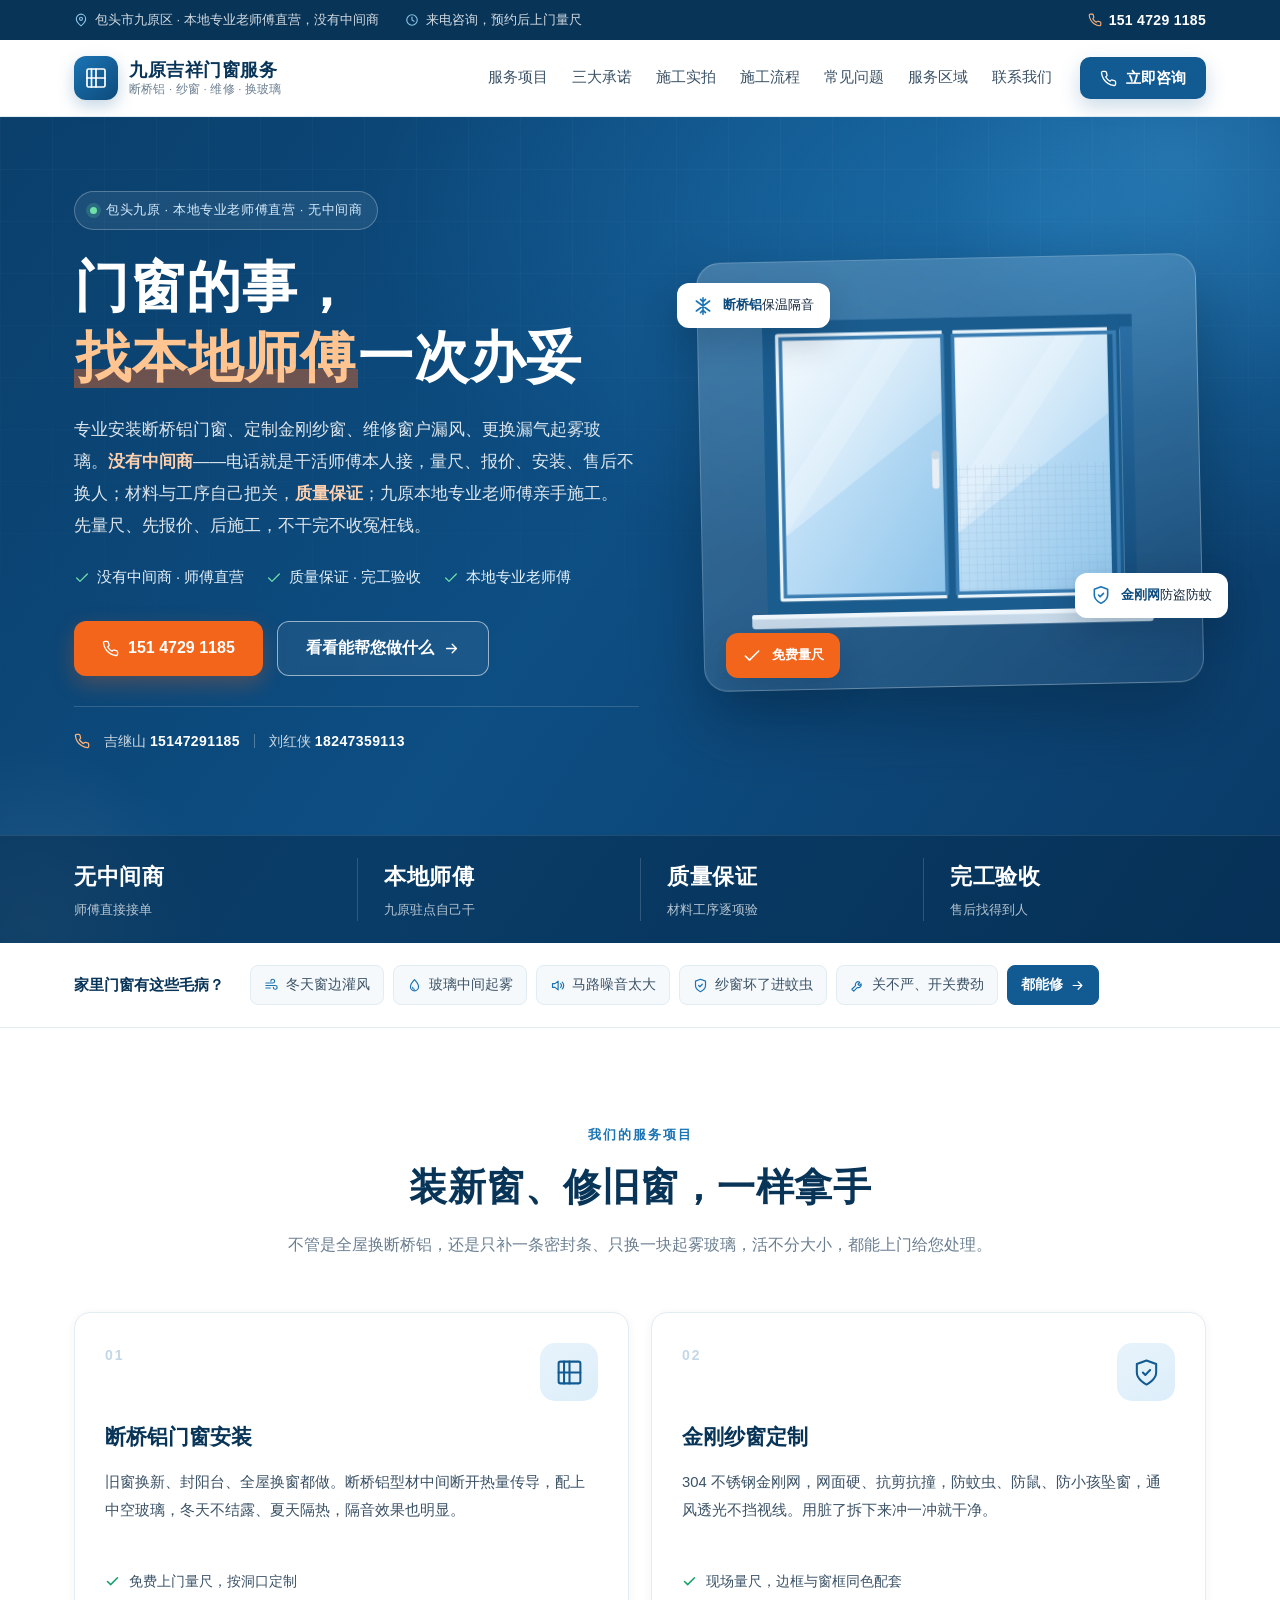
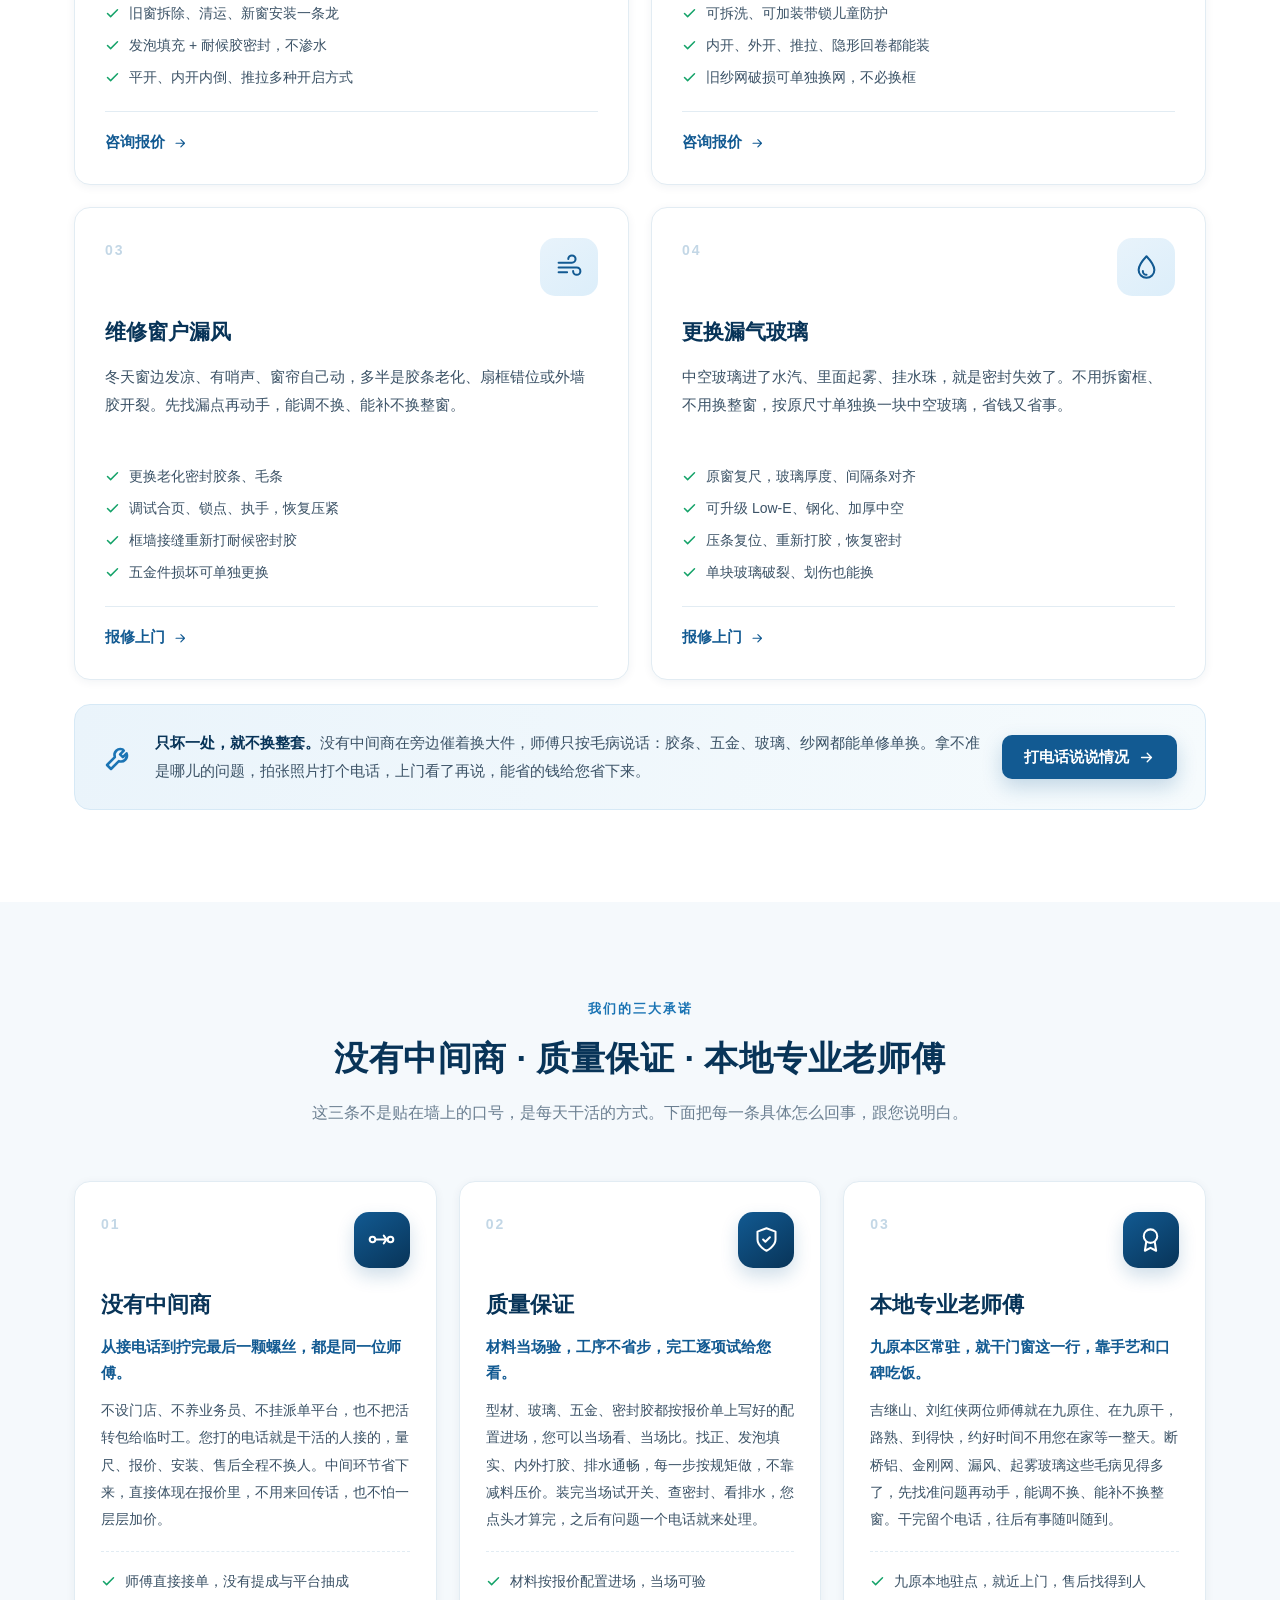
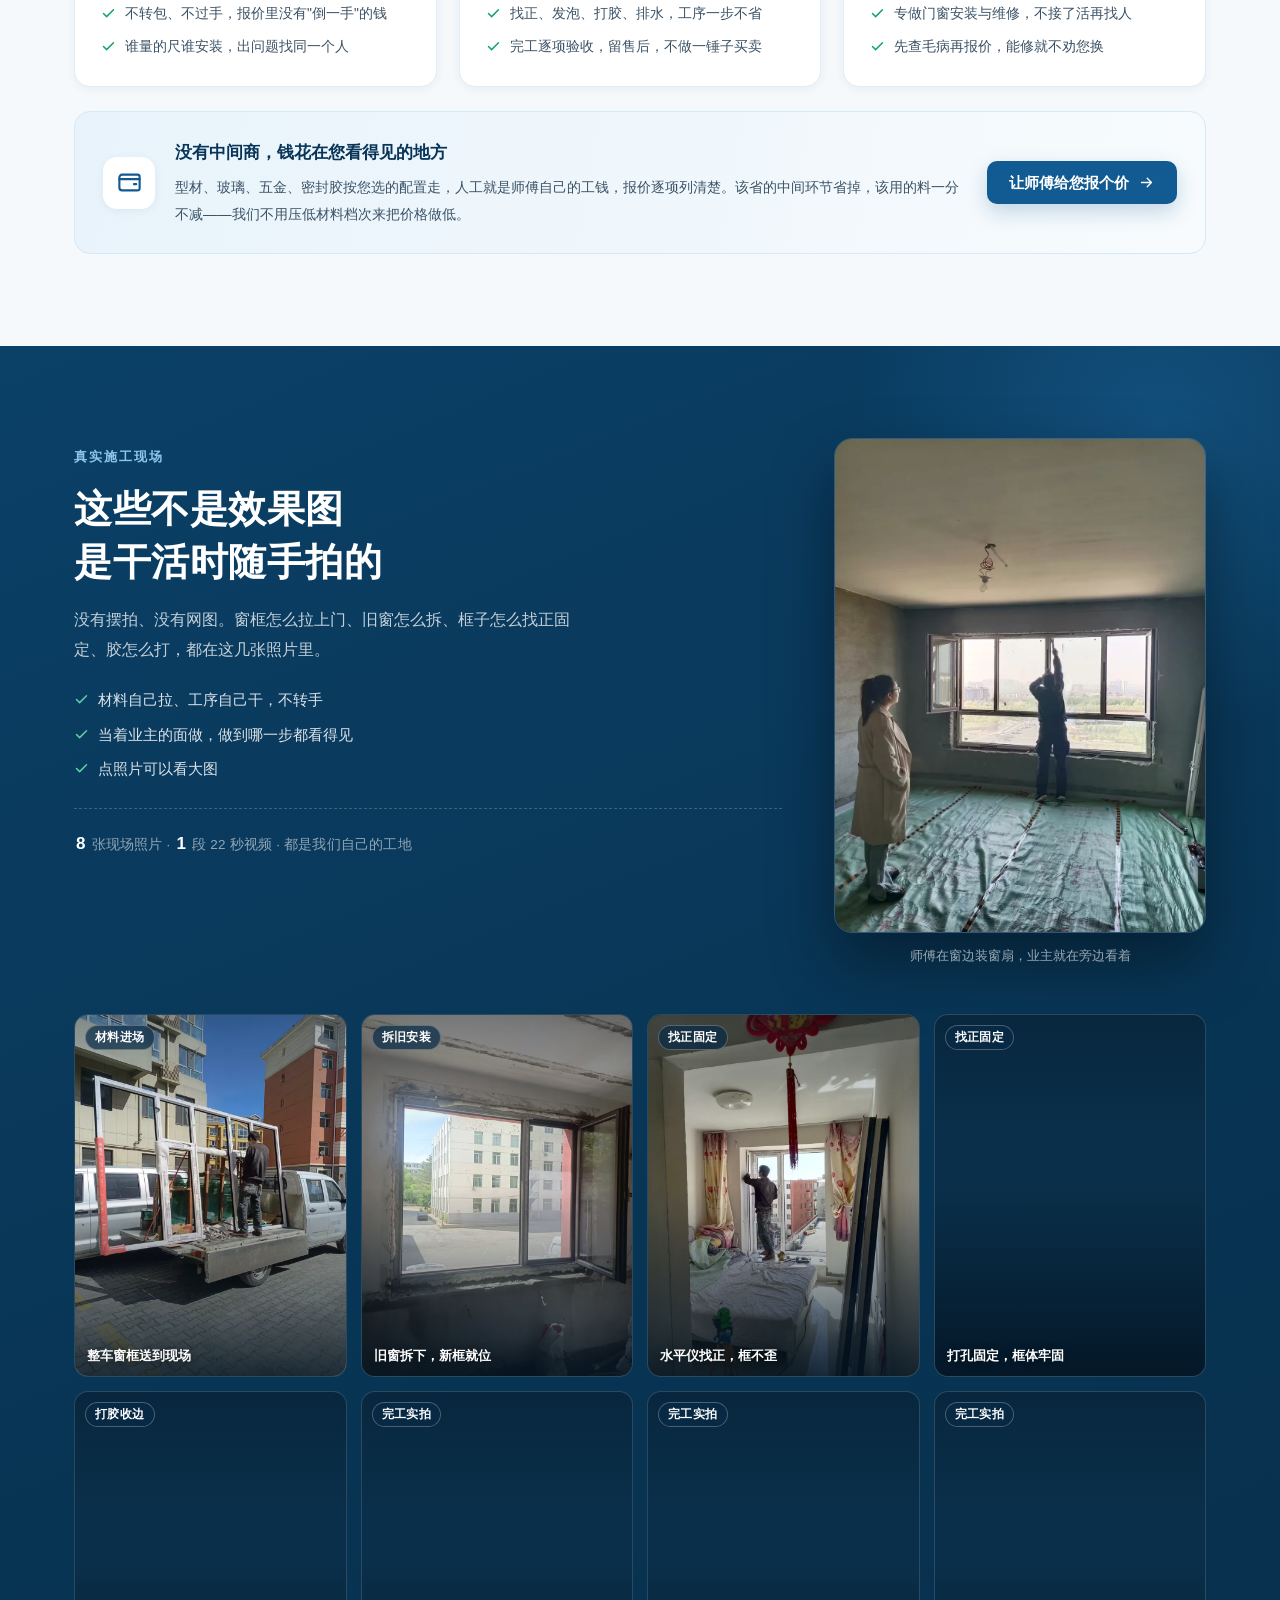
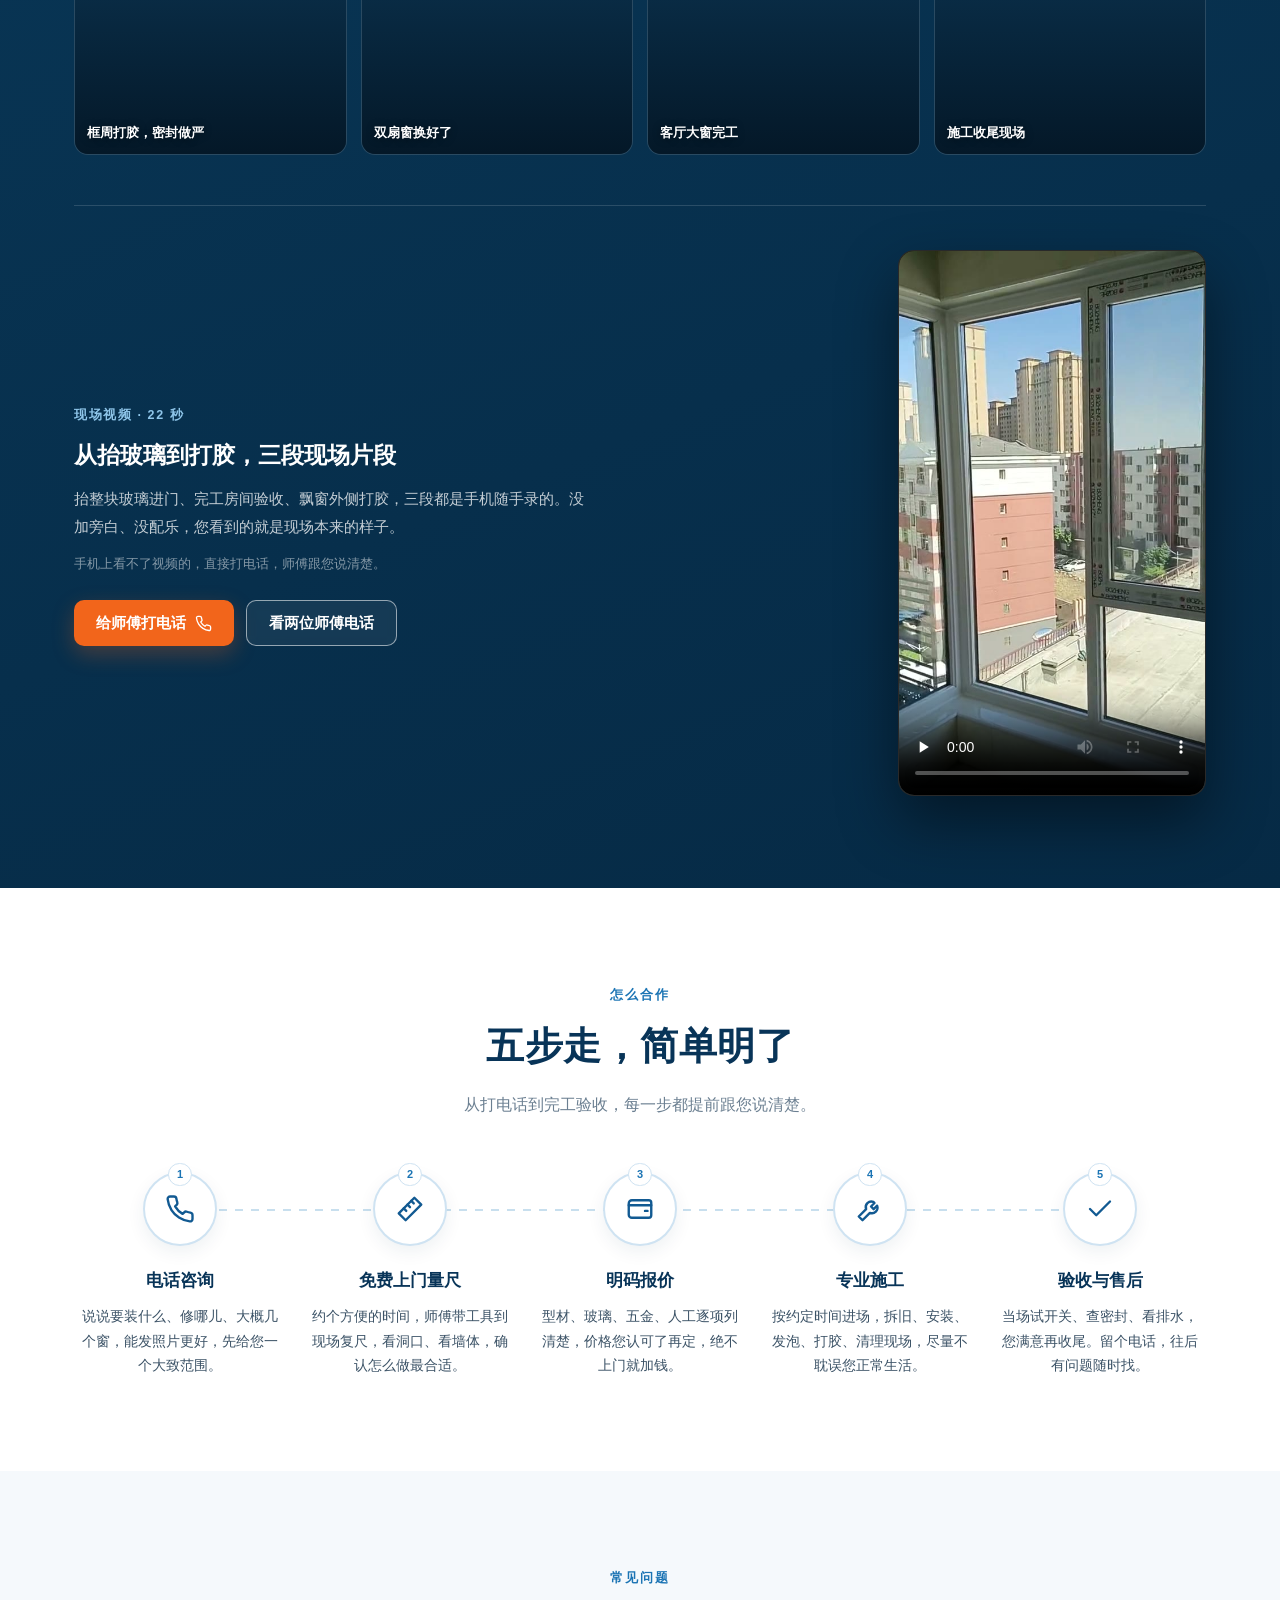
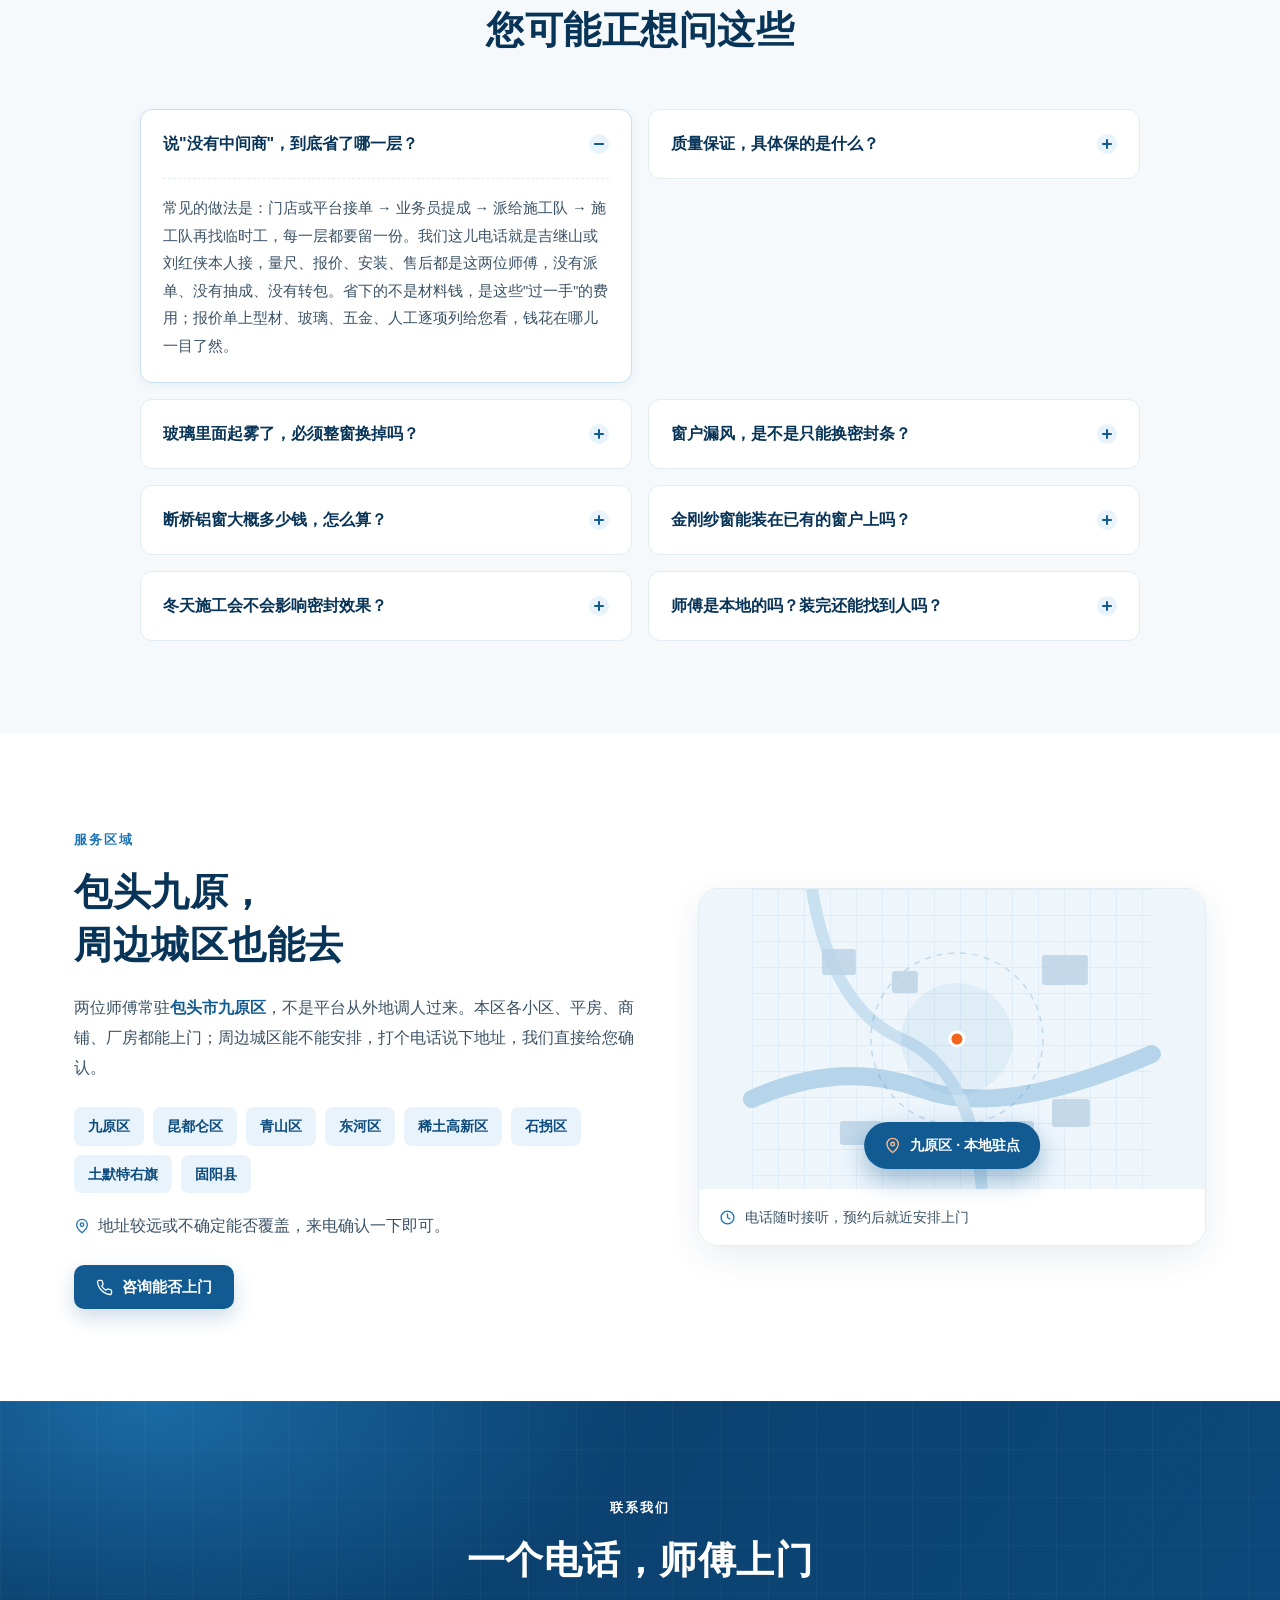
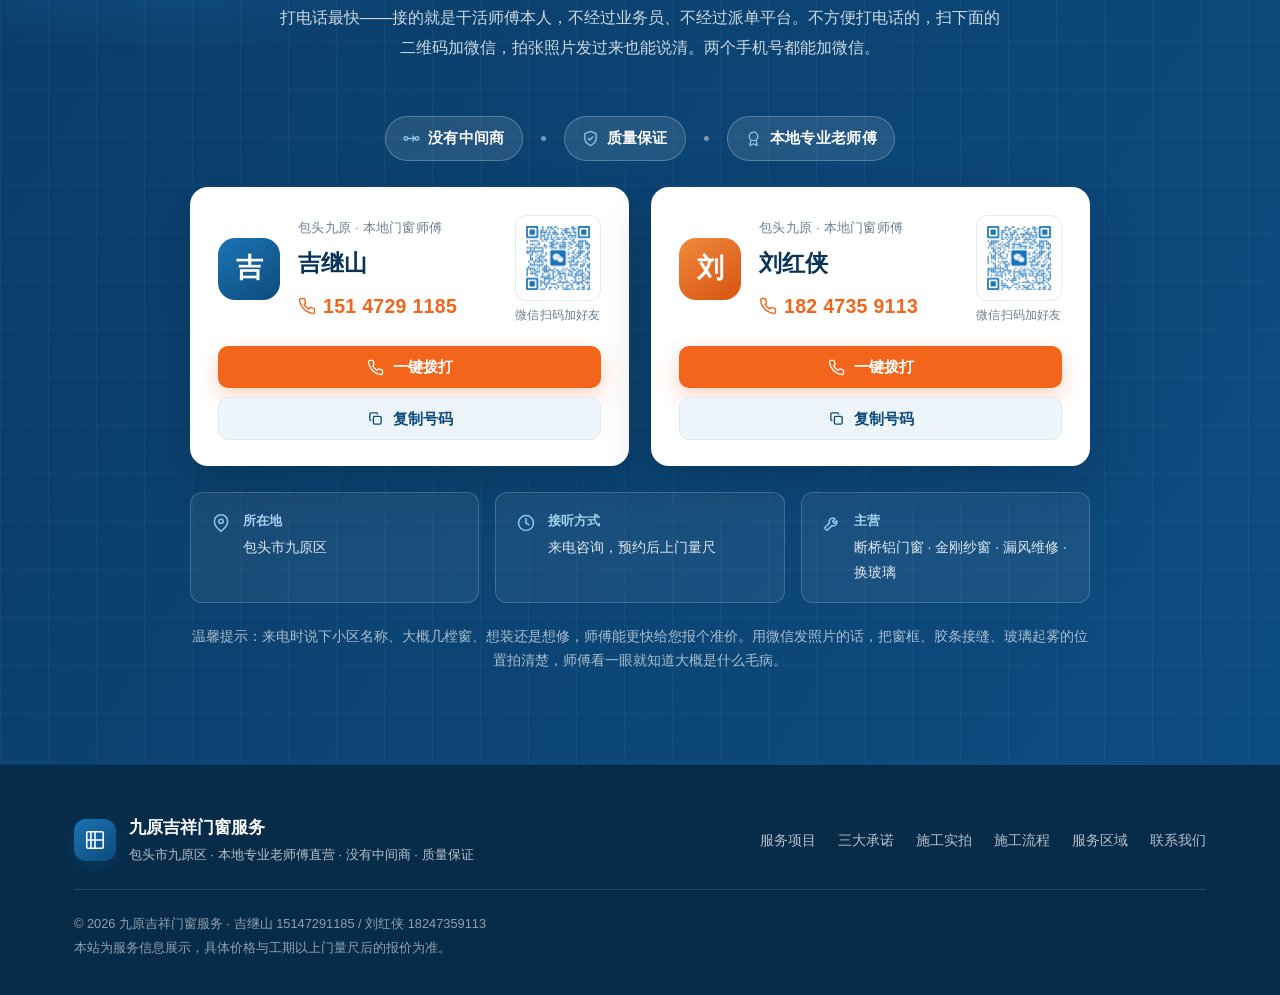
<file: index.html>
<!DOCTYPE html>
<html lang="zh-CN">
<head>
<meta charset="UTF-8">
<meta name="viewport" content="width=device-width, initial-scale=1.0, viewport-fit=cover">
<meta name="theme-color" content="#0d4b7c">
<title>九原吉祥门窗服务｜包头断桥铝门窗·金刚纱窗·窗户漏风维修·换漏气玻璃（吉继山 刘红侠）</title>
<meta name="description" content="九原吉祥门窗服务：包头市九原区本地专业老师傅直营，没有中间商：专业安装断桥铝门窗、定制金刚纱窗、维修窗户漏风、更换漏气（起雾）中空玻璃。材料与工序自己把关，质量保证，免费上门量尺，先报价后施工。吉继山 15147291185，刘红侠 18247359113。">
<meta name="keywords" content="包头断桥铝门窗,九原区门窗安装,金刚纱窗,窗户漏风维修,更换漏气玻璃,中空玻璃起雾,包头换玻璃,门窗密封条,无中间商,师傅直营,质量保证,本地专业老师傅,九原吉祥门窗服务,吉继山,刘红侠">
<meta name="robots" content="index,follow">
<link rel="icon" href="data:image/svg+xml,%3Csvg xmlns='http://www.w3.org/2000/svg' viewBox='0 0 32 32'%3E%3Crect width='32' height='32' rx='7' fill='%230d4b7c'/%3E%3Cg fill='none' stroke='%23fff' stroke-width='2'%3E%3Crect x='7' y='7' width='18' height='18' rx='1.5'/%3E%3Cpath d='M16 7v18M7 16h18'/%3E%3C/g%3E%3C/svg%3E">
<meta property="og:type" content="website">
<meta property="og:site_name" content="九原吉祥门窗服务">
<meta property="og:title" content="九原吉祥门窗服务 · 包头断桥铝门窗 / 金刚纱窗 / 漏风维修 / 换漏气玻璃">
<meta property="og:image" content="https://zhouyaobai.github.io/jijishan/assets/img/works/og-cover.jpg">
<meta property="og:image:width" content="1200">
<meta property="og:image:height" content="630">
<meta property="og:locale" content="zh_CN">
<meta property="og:description" content="九原吉祥门窗服务 · 包头九原本地专业老师傅直营，没有中间商，质量保证。断桥铝门窗安装、金刚纱窗定制、窗户漏风维修、漏气中空玻璃更换。免费上门量尺，先报价后施工。吉继山 15147291185 / 刘红侠 18247359113。">
<link rel="stylesheet" href="assets/css/style.css">
<script>document.documentElement.classList.add('js');</script>
<script type="application/ld+json">
{
  "@context": "https://schema.org",
  "@type": "HomeAndConstructionBusiness",
  "name": "九原吉祥门窗服务",
  "description": "包头市九原区本地专业老师傅直营，没有中间商、质量保证：断桥铝门窗安装、金刚纱窗定制、窗户漏风维修、漏气中空玻璃更换。",
  "areaServed": "包头市九原区",
  "telephone": ["+8615147291185", "+8618247359113"],
  "address": {
    "@type": "PostalAddress",
    "addressLocality": "包头市九原区",
    "addressRegion": "内蒙古自治区",
    "addressCountry": "CN"
  },
  "priceRange": "面议",
  "image": "https://zhouyaobai.github.io/jijishan/assets/img/works/og-cover.jpg"
}
</script>
</head>
<body>

<!-- 图标库 -->
<svg class="svg-sprite" aria-hidden="true" xmlns="http://www.w3.org/2000/svg">
  <symbol id="i-phone" viewBox="0 0 24 24"><path d="M22 16.92v3a2 2 0 0 1-2.18 2 19.79 19.79 0 0 1-8.63-3.07 19.5 19.5 0 0 1-6-6 19.79 19.79 0 0 1-3.07-8.67A2 2 0 0 1 4.11 2h3a2 2 0 0 1 2 1.72c.13.96.36 1.9.7 2.81a2 2 0 0 1-.45 2.11L8.09 9.91a16 16 0 0 0 6 6l1.27-1.27a2 2 0 0 1 2.11-.45c.9.34 1.85.57 2.81.7A2 2 0 0 1 22 16.92z"/></symbol>
  <symbol id="i-window" viewBox="0 0 24 24"><rect x="3" y="3" width="18" height="18" rx="1.5"/><path d="M12 3v18M3 12h18M7.5 3v18"/></symbol>
  <symbol id="i-shield" viewBox="0 0 24 24"><path d="M12 22s8-4 8-10V5l-8-3-8 3v7c0 6 8 10 8 10z"/><path d="M9 12l2 2 4-4"/></symbol>
  <symbol id="i-wind" viewBox="0 0 24 24"><path d="M3 8h11a3 3 0 1 0-3-3M3 12h15a3 3 0 1 1-3 3M3 16h7"/></symbol>
  <symbol id="i-droplet" viewBox="0 0 24 24"><path d="M12 2.7S5.5 9.6 5.5 14a6.5 6.5 0 0 0 13 0C18.5 9.6 12 2.7 12 2.7z"/><path d="M9 15a3 3 0 0 0 3 3"/></symbol>
  <symbol id="i-ruler" viewBox="0 0 24 24"><path d="M3 15.5L15.5 3 21 8.5 8.5 21 3 15.5z"/><path d="M7 11.5l2 2M10 8.5l2 2M13 5.5l2 2"/></symbol>
  <symbol id="i-check" viewBox="0 0 24 24"><path d="M20 6L9 17l-5-5"/></symbol>
  <symbol id="i-clock" viewBox="0 0 24 24"><circle cx="12" cy="12" r="9"/><path d="M12 7v5l3.5 2"/></symbol>
  <symbol id="i-badge" viewBox="0 0 24 24"><circle cx="12" cy="9" r="6"/><path d="M8.2 14.2L7 22l5-2.6L17 22l-1.2-7.8"/></symbol>
  <symbol id="i-wallet" viewBox="0 0 24 24"><path d="M3 7.5A2.5 2.5 0 0 1 5.5 5H19a2 2 0 0 1 2 2v10a2 2 0 0 1-2 2H5.5A2.5 2.5 0 0 1 3 16.5v-9z"/><path d="M3 9h18M16 13.5h2"/></symbol>
  <symbol id="i-wrench" viewBox="0 0 24 24"><path d="M14.7 6.3a4.5 4.5 0 0 0-5.8 5.8L3 18l3 3 5.9-5.9a4.5 4.5 0 0 0 5.8-5.8l-2.8 2.8-2.1-2.1 2.8-2.8z"/></symbol>
  <symbol id="i-pin" viewBox="0 0 24 24"><path d="M20 10c0 6-8 12-8 12S4 16 4 10a8 8 0 1 1 16 0z"/><circle cx="12" cy="10" r="2.6"/></symbol>
  <symbol id="i-arrow" viewBox="0 0 24 24"><path d="M5 12h14M13 6l6 6-6 6"/></symbol>
  <symbol id="i-menu" viewBox="0 0 24 24"><path d="M4 7h16M4 12h16M4 17h16"/></symbol>
  <symbol id="i-close" viewBox="0 0 24 24"><path d="M6 6l12 12M18 6L6 18"/></symbol>
  <symbol id="i-copy" viewBox="0 0 24 24"><rect x="9" y="9" width="11" height="11" rx="2"/><path d="M15 5.5A1.5 1.5 0 0 0 13.5 4h-8A1.5 1.5 0 0 0 4 5.5v8A1.5 1.5 0 0 0 5.5 15"/></symbol>
  <symbol id="i-star" viewBox="0 0 24 24"><path d="M12 2.5l2.9 6 6.6 1-4.8 4.6 1.1 6.5-5.8-3.1-5.8 3.1 1.1-6.5-4.8-4.6 6.6-1z"/></symbol>
  <symbol id="i-up" viewBox="0 0 24 24"><path d="M6 14l6-6 6 6"/></symbol>
  <symbol id="i-sun" viewBox="0 0 24 24"><circle cx="12" cy="12" r="4"/><path d="M12 2v2M12 20v2M4.9 4.9l1.4 1.4M17.7 17.7l1.4 1.4M2 12h2M20 12h2M4.9 19.1l1.4-1.4M17.7 6.3l1.4-1.4"/></symbol>
  <symbol id="i-snow" viewBox="0 0 24 24"><path d="M12 2v20M4 6l16 12M20 6L4 18M9 4l3 3 3-3M9 20l3-3 3 3"/></symbol>
  <symbol id="i-volume" viewBox="0 0 24 24"><path d="M4 9v6h4l5 4V5L8 9H4z"/><path d="M17 9a4 4 0 0 1 0 6M19.5 6.5a7.5 7.5 0 0 1 0 11"/></symbol>
  <symbol id="i-direct" viewBox="0 0 24 24"><circle cx="4" cy="12" r="2.5"/><circle cx="20" cy="12" r="2.5"/><path d="M7.5 12h9M14 8.5l2.5 3.5-2.5 3.5"/></symbol>
</svg>

<!-- 顶部信息条 -->
<div class="topbar">
  <div class="container topbar__inner">
    <div class="topbar__info">
      <span><svg class="icon"><use href="#i-pin"/></svg>包头市九原区 · 本地专业老师傅直营，没有中间商</span>
      <span class="topbar__hide-sm"><svg class="icon"><use href="#i-clock"/></svg>来电咨询，预约后上门量尺</span>
    </div>
    <a class="topbar__phone" href="tel:15147291185"><svg class="icon"><use href="#i-phone"/></svg>151 4729 1185</a>
  </div>
</div>

<!-- 导航 -->
<header class="site-header" id="header">
  <div class="container nav">
    <a class="brand" href="#top" aria-label="九原吉祥门窗服务 首页">
      <span class="brand__mark"><svg class="icon"><use href="#i-window"/></svg></span>
      <span class="brand__text">
        <strong>九原吉祥门窗服务</strong>
        <small>断桥铝 · 纱窗 · 维修 · 换玻璃</small>
      </span>
    </a>
    <nav class="nav__links" id="navLinks" aria-label="主导航">
      <a href="#services">服务项目</a>
      <a href="#why">三大承诺</a>
      <a href="#works">施工实拍</a>
      <a href="#process">施工流程</a>
      <a href="#problems">常见问题</a>
      <a href="#area">服务区域</a>
      <a href="#contact">联系我们</a>
    </nav>
    <a class="btn btn--primary nav__cta" href="tel:15147291185"><svg class="icon"><use href="#i-phone"/></svg>立即咨询</a>
    <button class="nav__toggle" id="navToggle" aria-label="打开菜单" aria-expanded="false"><svg class="icon"><use href="#i-menu"/></svg></button>
  </div>
</header>

<main id="top">

<!-- 首屏 -->
<section class="hero">
  <div class="hero__deco hero__deco--1"></div>
  <div class="hero__deco hero__deco--2"></div>
  <div class="container hero__inner">
    <div class="hero__content">
      <span class="hero__eyebrow"><span class="dot"></span>包头九原 · 本地专业老师傅直营 · 无中间商</span>
      <h1 class="hero__title">门窗的事，<br><em>找本地师傅</em>一次办妥</h1>
      <p class="hero__desc">专业安装断桥铝门窗、定制金刚纱窗、维修窗户漏风、更换漏气起雾玻璃。<b>没有中间商</b>——电话就是干活师傅本人接，量尺、报价、安装、售后不换人；材料与工序自己把关，<b>质量保证</b>；九原本地专业老师傅亲手施工。先量尺、先报价、后施工，不干完不收冤枉钱。</p>
      <div class="hero__tags">
        <span><svg class="icon"><use href="#i-check"/></svg>没有中间商 · 师傅直营</span>
        <span><svg class="icon"><use href="#i-check"/></svg>质量保证 · 完工验收</span>
        <span><svg class="icon"><use href="#i-check"/></svg>本地专业老师傅</span>
      </div>
      <div class="hero__actions">
        <a class="btn btn--call btn--lg" href="tel:15147291185"><svg class="icon"><use href="#i-phone"/></svg>151 4729 1185</a>
        <a class="btn btn--outline btn--lg" href="#services">看看能帮您做什么<svg class="icon"><use href="#i-arrow"/></svg></a>
      </div>
      <div class="hero__people">
        <svg class="icon"><use href="#i-phone"/></svg>
        <span>吉继山 <b>15147291185</b></span>
        <i></i>
        <span>刘红侠 <b>18247359113</b></span>
      </div>
    </div>

    <div class="hero__art" aria-hidden="true">
      <div class="window-illu">
        <svg viewBox="0 0 520 440" xmlns="http://www.w3.org/2000/svg">
          <defs>
            <linearGradient id="glass" x1="0" y1="0" x2="1" y2="1">
              <stop offset="0%" stop-color="#dceefb"/><stop offset="48%" stop-color="#b9dcf5"/><stop offset="100%" stop-color="#8ec4ea"/>
            </linearGradient>
            <linearGradient id="frame" x1="0" y1="0" x2="0" y2="1">
              <stop offset="0%" stop-color="#2b6fa6"/><stop offset="100%" stop-color="#124a78"/>
            </linearGradient>
            <linearGradient id="shine" x1="0" y1="0" x2="1" y2="1">
              <stop offset="0%" stop-color="#ffffff" stop-opacity=".65"/><stop offset="100%" stop-color="#ffffff" stop-opacity="0"/>
            </linearGradient>
            <pattern id="mesh" width="9" height="9" patternUnits="userSpaceOnUse">
              <path d="M0 0H9M0 0V9" stroke="#7d9cb5" stroke-width=".6" opacity=".55"/>
            </pattern>
          </defs>
          <!-- 外框 -->
          <rect x="52" y="46" width="416" height="330" rx="8" fill="url(#frame)"/>
          <rect x="66" y="60" width="388" height="302" rx="4" fill="#eaf4fb"/>
          <!-- 左扇玻璃 -->
          <rect x="72" y="66" width="182" height="290" rx="2" fill="url(#glass)"/>
          <polygon points="72,66 254,66 254,150 72,290" fill="url(#shine)"/>
          <polygon points="72,240 190,66 224,66 72,290" fill="#ffffff" opacity=".18"/>
          <!-- 右扇玻璃 -->
          <rect x="266" y="66" width="182" height="290" rx="2" fill="url(#glass)"/>
          <polygon points="266,66 448,66 448,150 266,290" fill="url(#shine)"/>
          <polygon points="266,240 384,66 418,66 266,290" fill="#ffffff" opacity=".18"/>
          <!-- 金刚网（右扇下半示意） -->
          <rect x="266" y="212" width="182" height="144" fill="url(#mesh)"/>
          <!-- 竖梃 / 中梃 -->
          <rect x="254" y="46" width="12" height="330" fill="#1b5c8e"/>
          <rect x="52" y="46" width="416" height="14" fill="#1b5c8e"/>
          <rect x="52" y="362" width="416" height="14" fill="#1b5c8e"/>
          <rect x="52" y="46" width="14" height="330" fill="#1b5c8e"/>
          <rect x="440" y="46" width="14" height="330" fill="#1b5c8e"/>
          <!-- 窗扇内框线 -->
          <rect x="72" y="66" width="182" height="290" fill="none" stroke="#3a7db2" stroke-width="4"/>
          <rect x="266" y="66" width="182" height="290" fill="none" stroke="#3a7db2" stroke-width="4"/>
          <!-- 把手 -->
          <rect x="240" y="196" width="8" height="42" rx="4" fill="#e8eef4"/>
          <circle cx="244" cy="200" r="5" fill="#c9d7e4"/>
          <!-- 底部窗台 -->
          <rect x="34" y="376" width="452" height="16" rx="4" fill="#c7d9e8"/>
          <rect x="34" y="376" width="452" height="5" rx="2" fill="#eef6fc"/>
        </svg>
      </div>
      <div class="floating-badge floating-badge--a"><svg class="icon"><use href="#i-snow"/></svg><span><b>断桥铝</b>保温隔音</span></div>
      <div class="floating-badge floating-badge--b"><svg class="icon"><use href="#i-shield"/></svg><span><b>金刚网</b>防盗防蚊</span></div>
      <div class="floating-badge floating-badge--c"><svg class="icon"><use href="#i-check"/></svg><span>免费量尺</span></div>
    </div>
  </div>

  <div class="hero__stats">
    <div class="container hero__stats-inner">
      <div><strong>无中间商</strong><span>师傅直接接单</span></div>
      <div><strong>本地师傅</strong><span>九原驻点自己干</span></div>
      <div><strong>质量保证</strong><span>材料工序逐项验</span></div>
      <div><strong>完工验收</strong><span>售后找得到人</span></div>
    </div>
  </div>
</section>

<!-- 快捷痛点 -->
<section class="quick">
  <div class="container quick__inner">
    <p class="quick__label">家里门窗有这些毛病？</p>
    <div class="quick__items">
      <a href="#services"><svg class="icon"><use href="#i-wind"/></svg>冬天窗边灌风</a>
      <a href="#services"><svg class="icon"><use href="#i-droplet"/></svg>玻璃中间起雾</a>
      <a href="#services"><svg class="icon"><use href="#i-volume"/></svg>马路噪音太大</a>
      <a href="#services"><svg class="icon"><use href="#i-shield"/></svg>纱窗坏了进蚊虫</a>
      <a href="#services"><svg class="icon"><use href="#i-wrench"/></svg>关不严、开关费劲</a>
      <a href="#contact" class="quick__cta">都能修 <svg class="icon"><use href="#i-arrow"/></svg></a>
    </div>
  </div>
</section>

<!-- 服务项目 -->
<section class="section" id="services">
  <div class="container">
    <div class="section__head reveal">
      <span class="section__eyebrow">我们的服务项目</span>
      <h2 class="section__title">装新窗、修旧窗，一样拿手</h2>
      <p class="section__desc">不管是全屋换断桥铝，还是只补一条密封条、只换一块起雾玻璃，活不分大小，都能上门给您处理。</p>
    </div>

    <div class="services__grid">
      <article class="service-card reveal">
        <div class="service-card__top">
          <span class="service-card__no">01</span>
          <span class="service-card__icon"><svg class="icon"><use href="#i-window"/></svg></span>
        </div>
        <h3>断桥铝门窗安装</h3>
        <p>旧窗换新、封阳台、全屋换窗都做。断桥铝型材中间断开热量传导，配上中空玻璃，冬天不结露、夏天隔热，隔音效果也明显。</p>
        <ul class="service-card__list">
          <li><svg class="icon"><use href="#i-check"/></svg>免费上门量尺，按洞口定制</li>
          <li><svg class="icon"><use href="#i-check"/></svg>旧窗拆除、清运、新窗安装一条龙</li>
          <li><svg class="icon"><use href="#i-check"/></svg>发泡填充 + 耐候胶密封，不渗水</li>
          <li><svg class="icon"><use href="#i-check"/></svg>平开、内开内倒、推拉多种开启方式</li>
        </ul>
        <a class="service-card__link" href="tel:15147291185">咨询报价 <svg class="icon"><use href="#i-arrow"/></svg></a>
      </article>

      <article class="service-card reveal">
        <div class="service-card__top">
          <span class="service-card__no">02</span>
          <span class="service-card__icon"><svg class="icon"><use href="#i-shield"/></svg></span>
        </div>
        <h3>金刚纱窗定制</h3>
        <p>304 不锈钢金刚网，网面硬、抗剪抗撞，防蚊虫、防鼠、防小孩坠窗，通风透光不挡视线。用脏了拆下来冲一冲就干净。</p>
        <ul class="service-card__list">
          <li><svg class="icon"><use href="#i-check"/></svg>现场量尺，边框与窗框同色配套</li>
          <li><svg class="icon"><use href="#i-check"/></svg>可拆洗、可加装带锁儿童防护</li>
          <li><svg class="icon"><use href="#i-check"/></svg>内开、外开、推拉、隐形回卷都能装</li>
          <li><svg class="icon"><use href="#i-check"/></svg>旧纱网破损可单独换网，不必换框</li>
        </ul>
        <a class="service-card__link" href="tel:18247359113">咨询报价 <svg class="icon"><use href="#i-arrow"/></svg></a>
      </article>

      <article class="service-card reveal">
        <div class="service-card__top">
          <span class="service-card__no">03</span>
          <span class="service-card__icon"><svg class="icon"><use href="#i-wind"/></svg></span>
        </div>
        <h3>维修窗户漏风</h3>
        <p>冬天窗边发凉、有哨声、窗帘自己动，多半是胶条老化、扇框错位或外墙胶开裂。先找漏点再动手，能调不换、能补不换整窗。</p>
        <ul class="service-card__list">
          <li><svg class="icon"><use href="#i-check"/></svg>更换老化密封胶条、毛条</li>
          <li><svg class="icon"><use href="#i-check"/></svg>调试合页、锁点、执手，恢复压紧</li>
          <li><svg class="icon"><use href="#i-check"/></svg>框墙接缝重新打耐候密封胶</li>
          <li><svg class="icon"><use href="#i-check"/></svg>五金件损坏可单独更换</li>
        </ul>
        <a class="service-card__link" href="tel:15147291185">报修上门 <svg class="icon"><use href="#i-arrow"/></svg></a>
      </article>

      <article class="service-card reveal">
        <div class="service-card__top">
          <span class="service-card__no">04</span>
          <span class="service-card__icon"><svg class="icon"><use href="#i-droplet"/></svg></span>
        </div>
        <h3>更换漏气玻璃</h3>
        <p>中空玻璃进了水汽、里面起雾、挂水珠，就是密封失效了。不用拆窗框、不用换整窗，按原尺寸单独换一块中空玻璃，省钱又省事。</p>
        <ul class="service-card__list">
          <li><svg class="icon"><use href="#i-check"/></svg>原窗复尺，玻璃厚度、间隔条对齐</li>
          <li><svg class="icon"><use href="#i-check"/></svg>可升级 Low-E、钢化、加厚中空</li>
          <li><svg class="icon"><use href="#i-check"/></svg>压条复位、重新打胶，恢复密封</li>
          <li><svg class="icon"><use href="#i-check"/></svg>单块玻璃破裂、划伤也能换</li>
        </ul>
        <a class="service-card__link" href="tel:18247359113">报修上门 <svg class="icon"><use href="#i-arrow"/></svg></a>
      </article>
    </div>

    <div class="services__note reveal">
      <svg class="icon"><use href="#i-wrench"/></svg>
      <p><b>只坏一处，就不换整套。</b>没有中间商在旁边催着换大件，师傅只按毛病说话：胶条、五金、玻璃、纱网都能单修单换。拿不准是哪儿的问题，拍张照片打个电话，上门看了再说，能省的钱给您省下来。</p>
      <a href="tel:15147291185" class="btn btn--primary">打电话说说情况 <svg class="icon"><use href="#i-arrow"/></svg></a>
    </div>
  </div>
</section>

<!-- 三大承诺 -->
<section class="section section--tint" id="why">
  <div class="container">
    <div class="section__head reveal">
      <span class="section__eyebrow">我们的三大承诺</span>
      <h2 class="section__title">没有中间商 · 质量保证 · 本地专业老师傅</h2>
      <p class="section__desc">这三条不是贴在墙上的口号，是每天干活的方式。下面把每一条具体怎么回事，跟您说明白。</p>
    </div>

    <div class="promise__grid">
      <article class="promise-card reveal">
        <div class="promise-card__top">
          <span class="promise-card__no">01</span>
          <span class="promise-card__icon"><svg class="icon"><use href="#i-direct"/></svg></span>
        </div>
        <h3>没有中间商</h3>
        <p class="promise-card__lead">从接电话到拧完最后一颗螺丝，都是同一位师傅。</p>
        <p>不设门店、不养业务员、不挂派单平台，也不把活转包给临时工。您打的电话就是干活的人接的，量尺、报价、安装、售后全程不换人。中间环节省下来，直接体现在报价里，不用来回传话，也不怕一层层加价。</p>
        <ul class="promise-card__list">
          <li><svg class="icon"><use href="#i-check"/></svg>师傅直接接单，没有提成与平台抽成</li>
          <li><svg class="icon"><use href="#i-check"/></svg>不转包、不过手，报价里没有"倒一手"的钱</li>
          <li><svg class="icon"><use href="#i-check"/></svg>谁量的尺谁安装，出问题找同一个人</li>
        </ul>
      </article>

      <article class="promise-card reveal">
        <div class="promise-card__top">
          <span class="promise-card__no">02</span>
          <span class="promise-card__icon"><svg class="icon"><use href="#i-shield"/></svg></span>
        </div>
        <h3>质量保证</h3>
        <p class="promise-card__lead">材料当场验，工序不省步，完工逐项试给您看。</p>
        <p>型材、玻璃、五金、密封胶都按报价单上写好的配置进场，您可以当场看、当场比。找正、发泡填实、内外打胶、排水通畅，每一步按规矩做，不靠减料压价。装完当场试开关、查密封、看排水，您点头才算完，之后有问题一个电话就来处理。</p>
        <ul class="promise-card__list">
          <li><svg class="icon"><use href="#i-check"/></svg>材料按报价配置进场，当场可验</li>
          <li><svg class="icon"><use href="#i-check"/></svg>找正、发泡、打胶、排水，工序一步不省</li>
          <li><svg class="icon"><use href="#i-check"/></svg>完工逐项验收，留售后，不做一锤子买卖</li>
        </ul>
      </article>

      <article class="promise-card reveal">
        <div class="promise-card__top">
          <span class="promise-card__no">03</span>
          <span class="promise-card__icon"><svg class="icon"><use href="#i-badge"/></svg></span>
        </div>
        <h3>本地专业老师傅</h3>
        <p class="promise-card__lead">九原本区常驻，就干门窗这一行，靠手艺和口碑吃饭。</p>
        <p>吉继山、刘红侠两位师傅就在九原住、在九原干，路熟、到得快，约好时间不用您在家等一整天。断桥铝、金刚网、漏风、起雾玻璃这些毛病见得多了，先找准问题再动手，能调不换、能补不换整窗。干完留个电话，往后有事随叫随到。</p>
        <ul class="promise-card__list">
          <li><svg class="icon"><use href="#i-check"/></svg>九原本地驻点，就近上门，售后找得到人</li>
          <li><svg class="icon"><use href="#i-check"/></svg>专做门窗安装与维修，不接了活再找人</li>
          <li><svg class="icon"><use href="#i-check"/></svg>先查毛病再报价，能修就不劝您换</li>
        </ul>
      </article>
    </div>

    <div class="promise__note reveal">
      <span class="promise__note-icon"><svg class="icon"><use href="#i-wallet"/></svg></span>
      <div class="promise__note-text">
        <h3>没有中间商，钱花在您看得见的地方</h3>
        <p>型材、玻璃、五金、密封胶按您选的配置走，人工就是师傅自己的工钱，报价逐项列清楚。该省的中间环节省掉，该用的料一分不减——我们不用压低材料档次来把价格做低。</p>
      </div>
      <a href="tel:15147291185" class="btn btn--primary">让师傅给您报个价 <svg class="icon"><use href="#i-arrow"/></svg></a>
    </div>
  </div>
</section>

<!-- 施工实拍 -->
<section class="section works" id="works">
  <div class="container">
    <div class="works__head">
      <div class="works__head-text reveal">
        <span class="section__eyebrow">真实施工现场</span>
        <h2 class="section__title">这些不是效果图<br>是干活时随手拍的</h2>
        <p class="section__desc">没有摆拍、没有网图。窗框怎么拉上门、旧窗怎么拆、框子怎么找正固定、胶怎么打，都在这几张照片里。</p>
        <ul class="works__points">
          <li><svg class="icon"><use href="#i-check"/></svg>材料自己拉、工序自己干，不转手</li>
          <li><svg class="icon"><use href="#i-check"/></svg>当着业主的面做，做到哪一步都看得见</li>
          <li><svg class="icon"><use href="#i-check"/></svg>点照片可以看大图</li>
        </ul>
        <p class="works__count"><b>8</b> 张现场照片 · <b>1</b> 段 22 秒视频 · 都是我们自己的工地</p>
      </div>
      <figure class="works__head-photo reveal">
        <img src="assets/img/works/w00-lead.webp" width="960" height="1280" alt="门窗师傅站在窗边安装窗扇，业主站在旁边观看" loading="lazy" decoding="async">
        <figcaption>师傅在窗边装窗扇，业主就在旁边看着</figcaption>
      </figure>
    </div>

    <div class="works__grid">
      <button class="work-card reveal" type="button" data-cap="整车窗框送到现场">
        <img src="assets/img/works/w01-frame-truck.webp" width="900" height="1200" alt="小货车车厢里装着一整樘白色断桥铝窗框，师傅站在车斗上" loading="lazy" decoding="async">
        <span class="work-card__tag">材料进场</span>
        <span class="work-card__cap">整车窗框送到现场</span>
      </button>
      <button class="work-card reveal" type="button" data-cap="旧窗拆下，新框就位">
        <img src="assets/img/works/w02-old-opening.webp" width="900" height="1200" alt="旧窗拆掉后洞口露出来，新窗框已经装进洞口" loading="lazy" decoding="async">
        <span class="work-card__tag">拆旧安装</span>
        <span class="work-card__cap">旧窗拆下，新框就位</span>
      </button>
      <button class="work-card reveal" type="button" data-cap="水平仪找正，框不歪">
        <img src="assets/img/works/w03-level.webp" width="900" height="1200" alt="工人在窗边作业，地上架着激光水平仪" loading="lazy" decoding="async">
        <span class="work-card__tag">找正固定</span>
        <span class="work-card__cap">水平仪找正，框不歪</span>
      </button>
      <button class="work-card reveal" type="button" data-cap="打孔固定，框体牢固">
        <img src="assets/img/works/w04-drill.webp" width="900" height="1200" alt="工人举着电钻在窗框上打孔固定" loading="lazy" decoding="async">
        <span class="work-card__tag">找正固定</span>
        <span class="work-card__cap">打孔固定，框体牢固</span>
      </button>
      <button class="work-card reveal" type="button" data-cap="框周打胶，密封做严">
        <img src="assets/img/works/w06-seal.webp" width="900" height="1200" alt="两位师傅在飘窗边给窗框打胶密封" loading="lazy" decoding="async">
        <span class="work-card__tag">打胶收边</span>
        <span class="work-card__cap">框周打胶，密封做严</span>
      </button>
      <button class="work-card reveal" type="button" data-cap="双扇窗换好了">
        <img src="assets/img/works/w07-double.webp" width="900" height="1200" alt="换好后的双扇窗，窗外是红砖楼和树" loading="lazy" decoding="async">
        <span class="work-card__tag">完工实拍</span>
        <span class="work-card__cap">双扇窗换好了</span>
      </button>
      <button class="work-card reveal" type="button" data-cap="客厅大窗完工">
        <img src="assets/img/works/w09-living.webp" width="900" height="1200" alt="客厅三扇大窗装好，窗外是马路和空地" loading="lazy" decoding="async">
        <span class="work-card__tag">完工实拍</span>
        <span class="work-card__cap">客厅大窗完工</span>
      </button>
      <button class="work-card reveal" type="button" data-cap="施工收尾现场">
        <img src="assets/img/works/w12-dark.webp" width="900" height="1200" alt="窗框装好后的室内一角，地上放着工具和手套" loading="lazy" decoding="async">
        <span class="work-card__tag">完工实拍</span>
        <span class="work-card__cap">施工收尾现场</span>
      </button>
    </div>

    <div class="works__foot">
      <div class="works__foot-text reveal">
        <span class="works__foot-tag">现场视频 · 22 秒</span>
        <h3>从抬玻璃到打胶，三段现场片段</h3>
        <p>抬整块玻璃进门、完工房间验收、飘窗外侧打胶，三段都是手机随手录的。没加旁白、没配乐，您看到的就是现场本来的样子。</p>
        <p class="works__foot-note">手机上看不了视频的，直接打电话，师傅跟您说清楚。</p>
        <div class="works__foot-btns">
          <a href="tel:15147291185" class="btn btn--call">给师傅打电话 <svg class="icon"><use href="#i-phone"/></svg></a>
          <a href="#contact" class="btn btn--outline">看两位师傅电话</a>
        </div>
      </div>
      <div class="works__video reveal">
        <video controls playsinline preload="none" width="540" height="960" poster="assets/video/works-poster.jpg">
          <source src="assets/video/works-reel.mp4" type="video/mp4">
          您的浏览器不支持视频播放，可直接拨打 15147291185 咨询。
        </video>
      </div>
    </div>
  </div>
</section>

<!-- 施工流程 -->
<section class="section" id="process">
  <div class="container">
    <div class="section__head reveal">
      <span class="section__eyebrow">怎么合作</span>
      <h2 class="section__title">五步走，简单明了</h2>
      <p class="section__desc">从打电话到完工验收，每一步都提前跟您说清楚。</p>
    </div>
    <div class="process">
      <div class="process__line"></div>
      <div class="step reveal">
        <span class="step__num">1</span>
        <span class="step__icon"><svg class="icon"><use href="#i-phone"/></svg></span>
        <h3>电话咨询</h3>
        <p>说说要装什么、修哪儿、大概几个窗，能发照片更好，先给您一个大致范围。</p>
      </div>
      <div class="step reveal">
        <span class="step__num">2</span>
        <span class="step__icon"><svg class="icon"><use href="#i-ruler"/></svg></span>
        <h3>免费上门量尺</h3>
        <p>约个方便的时间，师傅带工具到现场复尺，看洞口、看墙体，确认怎么做最合适。</p>
      </div>
      <div class="step reveal">
        <span class="step__num">3</span>
        <span class="step__icon"><svg class="icon"><use href="#i-wallet"/></svg></span>
        <h3>明码报价</h3>
        <p>型材、玻璃、五金、人工逐项列清楚，价格您认可了再定，绝不上门就加钱。</p>
      </div>
      <div class="step reveal">
        <span class="step__num">4</span>
        <span class="step__icon"><svg class="icon"><use href="#i-wrench"/></svg></span>
        <h3>专业施工</h3>
        <p>按约定时间进场，拆旧、安装、发泡、打胶、清理现场，尽量不耽误您正常生活。</p>
      </div>
      <div class="step reveal">
        <span class="step__num">5</span>
        <span class="step__icon"><svg class="icon"><use href="#i-check"/></svg></span>
        <h3>验收与售后</h3>
        <p>当场试开关、查密封、看排水，您满意再收尾。留个电话，往后有问题随时找。</p>
      </div>
    </div>
  </div>
</section>

<!-- 常见问题 -->
<section class="section section--tint" id="problems">
  <div class="container">
    <div class="section__head reveal">
      <span class="section__eyebrow">常见问题</span>
      <h2 class="section__title">您可能正想问这些</h2>
    </div>
    <div class="faq__grid">
      <details class="faq reveal" open>
        <summary>说"没有中间商"，到底省了哪一层？<span class="faq__plus"></span></summary>
        <p>常见的做法是：门店或平台接单 → 业务员提成 → 派给施工队 → 施工队再找临时工，每一层都要留一份。我们这儿电话就是吉继山或刘红侠本人接，量尺、报价、安装、售后都是这两位师傅，没有派单、没有抽成、没有转包。省下的不是材料钱，是这些"过一手"的费用；报价单上型材、玻璃、五金、人工逐项列给您看，钱花在哪儿一目了然。</p>
      </details>
      <details class="faq reveal">
        <summary>质量保证，具体保的是什么？<span class="faq__plus"></span></summary>
        <p>三层意思。一是<b>材料保真</b>：按报价单写明的型材、玻璃厚度、五金和胶进场，当场可以验，不用低配冒充高配。二是<b>工序不省</b>：洞口找正、发泡填实、内外耐候胶、排水孔通畅，每一步都做，不图快。三是<b>验收与售后</b>：装完当场试开关、查密封、看排水，您认可再收尾；之后胶缝开裂、开关变紧这类问题，打电话就安排人过来调。不喊虚的年限，就是把活做实、人找得到。</p>
      </details>
      <details class="faq reveal">
        <summary>玻璃里面起雾了，必须整窗换掉吗？<span class="faq__plus"></span></summary>
        <p>不用。起雾、进水珠说明中空玻璃的密封失效了，玻璃本身和窗框一般还是好的。按原尺寸重做一块中空玻璃换上，重新压条打胶就行，费用比换整窗低不少。当然，如果窗框已经变形、型材老化严重，那才建议整体更换，师傅上门会如实跟您说。</p>
      </details>
      <details class="faq reveal">
        <summary>窗户漏风，是不是只能换密封条？<span class="faq__plus"></span></summary>
        <p>不一定，得先找漏点。常见原因有四类：胶条老化收缩、锁点松了扇压不紧、框与墙之间的胶开裂、窗扇下垂变形。前三种调一调、补一补、换条胶条就能解决，花不了多少钱。我们上门先查再修，不会一上来就劝您换窗。</p>
      </details>
      <details class="faq reveal">
        <summary>断桥铝窗大概多少钱，怎么算？<span class="faq__plus"></span></summary>
        <p>按平米和具体配置算：型材系列与壁厚、玻璃是普通中空还是 Low-E／钢化、五金品牌、开启扇数量、要不要拆旧和外墙打胶，都会影响价格。所以得先量尺才能报准。您打电话说下大概几樘窗、什么户型，我们可以先给个参考区间。</p>
      </details>
      <details class="faq reveal">
        <summary>金刚纱窗能装在已有的窗户上吗？<span class="faq__plus"></span></summary>
        <p>基本都能。平开窗、推拉窗、内开内倒窗都有对应的做法，边框颜色也可以配现有窗框。装之前师傅会看开启方式和预留空间，避免装完挡住执手或者影响开窗。旧纱窗只是网破了、框还结实，也可以单换金刚网。</p>
      </details>
      <details class="faq reveal">
        <summary>冬天施工会不会影响密封效果？<span class="faq__plus"></span></summary>
        <p>可以施工，但会挑天气、用对材料。低温下发泡胶和密封胶的固化条件有要求，我们会避开极寒和大风天，选用低温适用的材料，重点把框墙接缝和外侧耐候胶做严实。真遇到不适合打胶的天气，会跟您商量改期，不硬干。</p>
      </details>
      <details class="faq reveal">
        <summary>师傅是本地的吗？装完还能找到人吗？<span class="faq__plus"></span></summary>
        <p>是本地的，就在九原住、在九原干，不是干完就走的流动队，也不是平台从外地调来的人。胶缝开裂、开关变紧、五金松动这类情况，打个电话约个时间就过去调。两位师傅的电话都留在下面，存一下就行。</p>
      </details>
    </div>
  </div>
</section>

<!-- 服务区域 -->
<section class="section" id="area">
  <div class="container">
    <div class="area">
      <div class="area__text reveal">
        <span class="section__eyebrow">服务区域</span>
        <h2 class="section__title">包头九原，<br>周边城区也能去</h2>
        <p>两位师傅常驻<strong>包头市九原区</strong>，不是平台从外地调人过来。本区各小区、平房、商铺、厂房都能上门；周边城区能不能安排，打个电话说下地址，我们直接给您确认。</p>
        <div class="area__tags">
          <span>九原区</span><span>昆都仑区</span><span>青山区</span><span>东河区</span><span>稀土高新区</span><span>石拐区</span><span>土默特右旗</span><span>固阳县</span>
        </div>
        <p class="area__hint"><svg class="icon"><use href="#i-pin"/></svg>地址较远或不确定能否覆盖，来电确认一下即可。</p>
        <a class="btn btn--primary" href="tel:15147291185"><svg class="icon"><use href="#i-phone"/></svg>咨询能否上门</a>
      </div>
      <div class="area__card reveal">
        <div class="area__map">
          <svg viewBox="0 0 400 300" xmlns="http://www.w3.org/2000/svg" aria-hidden="true">
            <defs>
              <pattern id="grid" width="26" height="26" patternUnits="userSpaceOnUse"><path d="M26 0H0V26" fill="none" stroke="#cfe1f0" stroke-width="1"/></pattern>
            </defs>
            <rect width="400" height="300" fill="#eef6fc"/>
            <rect width="400" height="300" fill="url(#grid)"/>
            <path d="M0 210 Q90 170 170 200 T400 165" stroke="#b7d5ea" stroke-width="18" fill="none" stroke-linecap="round"/>
            <path d="M60 0 Q80 120 150 150 T230 300" stroke="#c9e0f0" stroke-width="12" fill="none"/>
            <circle cx="205" cy="150" r="86" fill="none" stroke="#1b74b4" stroke-opacity=".22" stroke-width="1.5" stroke-dasharray="6 6"/>
            <circle cx="205" cy="150" r="56" fill="#1b74b4" opacity=".07"/>
            <circle cx="205" cy="150" r="7" fill="#f2651b" stroke="#fff" stroke-width="3"/>
            <g fill="#b9d3e6" opacity=".8">
              <rect x="70" y="60" width="34" height="26" rx="3"/><rect x="290" y="66" width="46" height="30" rx="3"/>
              <rect x="300" y="210" width="38" height="28" rx="3"/><rect x="88" y="232" width="42" height="24" rx="3"/>
              <rect x="140" y="82" width="26" height="22" rx="3"/><rect x="252" y="232" width="30" height="22" rx="3"/>
            </g>
          </svg>
          <div class="area__pin"><svg class="icon"><use href="#i-pin"/></svg><span>九原区 · 本地驻点</span></div>
        </div>
        <div class="area__card-foot">
          <svg class="icon"><use href="#i-clock"/></svg>
          <span>电话随时接听，预约后就近安排上门</span>
        </div>
      </div>
    </div>
  </div>
</section>

<!-- 联系我们 -->
<section class="section contact" id="contact">
  <div class="container">
    <div class="section__head section__head--light reveal">
      <span class="section__eyebrow">联系我们</span>
      <h2 class="section__title">一个电话，师傅上门</h2>
      <p class="section__desc">打电话最快——接的就是干活师傅本人，不经过业务员、不经过派单平台。不方便打电话的，扫下面的二维码加微信，拍张照片发过来也能说清。两个手机号都能加微信。</p>
    </div>

    <div class="contact__promise reveal">
      <span><svg class="icon"><use href="#i-direct"/></svg>没有中间商</span>
      <i></i>
      <span><svg class="icon"><use href="#i-shield"/></svg>质量保证</span>
      <i></i>
      <span><svg class="icon"><use href="#i-badge"/></svg>本地专业老师傅</span>
    </div>

    <div class="contact__grid">
      <div class="person-card reveal">
        <div class="person-card__avatar">吉</div>
        <div class="person-card__info">
          <span class="person-card__role">包头九原 · 本地门窗师傅</span>
          <h3>吉继山</h3>
          <a class="person-card__tel" href="tel:15147291185"><svg class="icon"><use href="#i-phone"/></svg>151 4729 1185</a>
        </div>
        <div class="person-card__qr">
          <button class="qr-card" type="button" data-cap="吉继山 · 微信二维码，扫码加好友（电话 15147291185）" aria-label="放大吉继山的微信二维码">
            <img src="assets/img/qr/wx-jijishan.png" width="600" height="600" alt="吉继山微信二维码，扫码添加好友" decoding="async">
          </button>
          <span>微信扫码加好友</span>
        </div>
        <div class="person-card__actions">
          <a class="btn btn--call" href="tel:15147291185"><svg class="icon"><use href="#i-phone"/></svg>一键拨打</a>
          <button class="btn btn--copy" data-copy="15147291185"><svg class="icon"><use href="#i-copy"/></svg>复制号码</button>
        </div>
      </div>

      <div class="person-card reveal">
        <div class="person-card__avatar person-card__avatar--2">刘</div>
        <div class="person-card__info">
          <span class="person-card__role">包头九原 · 本地门窗师傅</span>
          <h3>刘红侠</h3>
          <a class="person-card__tel" href="tel:18247359113"><svg class="icon"><use href="#i-phone"/></svg>182 4735 9113</a>
        </div>
        <div class="person-card__qr">
          <button class="qr-card" type="button" data-cap="刘红侠 · 微信二维码，扫码加好友（电话 18247359113）" aria-label="放大刘红侠的微信二维码">
            <img src="assets/img/qr/wx-liuhongxia.png" width="600" height="600" alt="刘红侠微信二维码，扫码添加好友" decoding="async">
          </button>
          <span>微信扫码加好友</span>
        </div>
        <div class="person-card__actions">
          <a class="btn btn--call" href="tel:18247359113"><svg class="icon"><use href="#i-phone"/></svg>一键拨打</a>
          <button class="btn btn--copy" data-copy="18247359113"><svg class="icon"><use href="#i-copy"/></svg>复制号码</button>
        </div>
      </div>
    </div>

    <div class="contact__meta reveal">
      <div><svg class="icon"><use href="#i-pin"/></svg><span><b>所在地</b>包头市九原区</span></div>
      <div><svg class="icon"><use href="#i-clock"/></svg><span><b>接听方式</b>来电咨询，预约后上门量尺</span></div>
      <div><svg class="icon"><use href="#i-wrench"/></svg><span><b>主营</b>断桥铝门窗 · 金刚纱窗 · 漏风维修 · 换玻璃</span></div>
    </div>
    <p class="contact__tip reveal">温馨提示：来电时说下小区名称、大概几樘窗、想装还是想修，师傅能更快给您报个准价。用微信发照片的话，把窗框、胶条接缝、玻璃起雾的位置拍清楚，师傅看一眼就知道大概是什么毛病。</p>
  </div>
</section>

</main>

<!-- 页脚 -->

<!-- 照片放大 -->
<div class="lb" id="lb" role="dialog" aria-modal="true" aria-label="照片放大查看">
  <button class="lb__btn lb__close" type="button" aria-label="关闭">&times;</button>
  <button class="lb__btn lb__prev" type="button" aria-label="上一张">&#8249;</button>
  <button class="lb__btn lb__next" type="button" aria-label="下一张">&#8250;</button>
  <figure class="lb__fig">
    <img id="lbImg" alt="">
    <figcaption id="lbCap"></figcaption>
  </figure>
</div>
<footer class="site-footer">
  <div class="container site-footer__inner">
    <div class="site-footer__brand">
      <span class="brand__mark"><svg class="icon"><use href="#i-window"/></svg></span>
      <div><strong>九原吉祥门窗服务</strong><p>包头市九原区 · 本地专业老师傅直营 · 没有中间商 · 质量保证</p></div>
    </div>
    <div class="site-footer__links">
      <a href="#services">服务项目</a><a href="#why">三大承诺</a><a href="#works">施工实拍</a><a href="#process">施工流程</a><a href="#area">服务区域</a><a href="#contact">联系我们</a>
    </div>
    <p class="site-footer__copy">© <span id="year">2026</span> 九原吉祥门窗服务 · 吉继山 15147291185 / 刘红侠 18247359113<br>本站为服务信息展示，具体价格与工期以上门量尺后的报价为准。</p>
  </div>
</footer>

<!-- 移动端固定拨号条 -->
<div class="mobile-callbar" id="callbar">
  <a href="tel:15147291185" class="mobile-callbar__btn"><svg class="icon"><use href="#i-phone"/></svg><span><small>吉继山</small>151 4729 1185</span></a>
  <a href="tel:18247359113" class="mobile-callbar__btn mobile-callbar__btn--2"><svg class="icon"><use href="#i-phone"/></svg><span><small>刘红侠</small>182 4735 9113</span></a>
</div>

<button class="to-top" id="toTop" aria-label="返回顶部"><svg class="icon"><use href="#i-up"/></svg></button>
<div class="toast" id="toast" role="status" aria-live="polite"></div>

<script src="assets/js/main.js"></script>
</body>
</html>
</file>
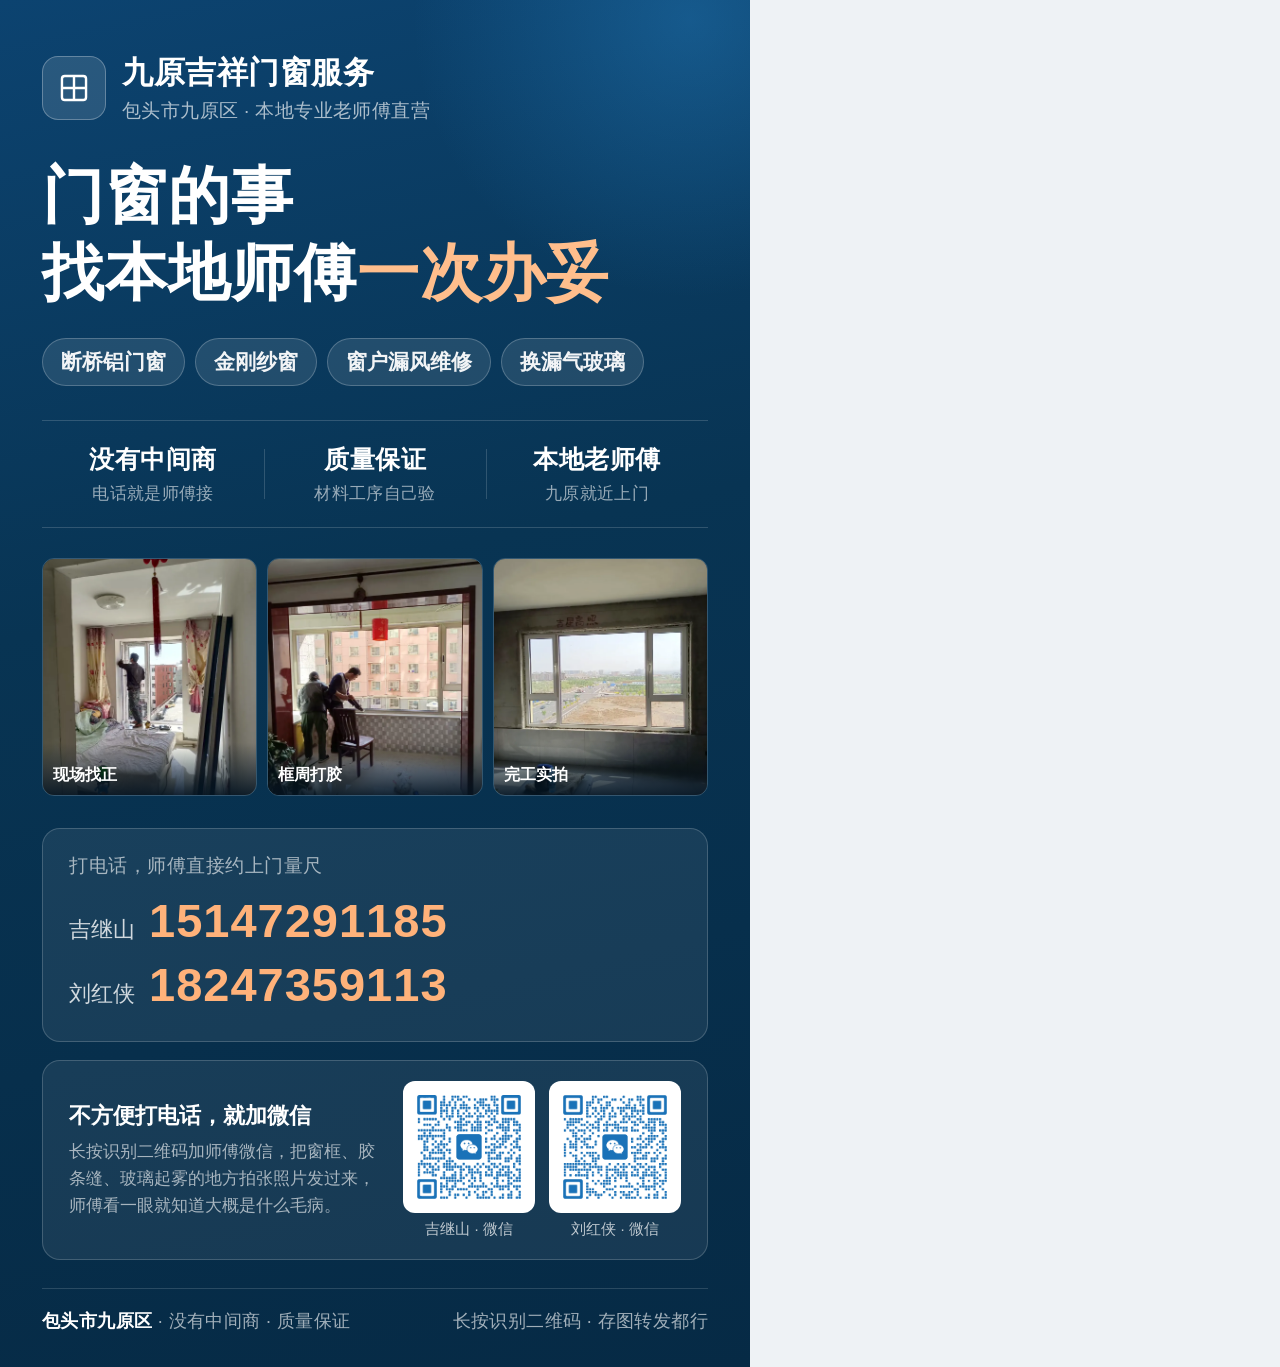
<file: promo/card.html>
<!doctype html>
<html lang="zh-CN">
<head>
<meta charset="utf-8">
<title>九原吉祥门窗服务 · 微信服务卡</title>
<style>
  *{margin:0;padding:0;box-sizing:border-box}
  html,body{background:#eef2f5}
  body{width:750px;font-family:"PingFang SC","Hiragino Sans GB","Microsoft YaHei",sans-serif;-webkit-font-smoothing:antialiased}
  .card{width:750px;background:linear-gradient(168deg,#0c4370 0%,#083453 42%,#062a45 100%);color:#fff;position:relative;overflow:hidden}
  .card::before{content:"";position:absolute;width:560px;height:560px;right:-220px;top:-260px;border-radius:50%;background:radial-gradient(circle,rgba(42,139,208,.35),transparent 70%)}
  .inner{position:relative;padding:52px 42px 0}

  /* 品牌 */
  .brand{display:flex;align-items:center;gap:16px}
  .mark{width:64px;height:64px;border-radius:16px;background:rgba(255,255,255,.12);border:1px solid rgba(255,255,255,.28);display:flex;align-items:center;justify-content:center;flex:0 0 auto}
  .mark svg{width:34px;height:34px;stroke:#fff;fill:none;stroke-width:1.7}
  .brand strong{display:block;font-size:31px;font-weight:800;letter-spacing:.5px}
  .brand span{display:block;font-size:19px;color:rgba(255,255,255,.66);margin-top:4px;letter-spacing:.4px}

  /* 主标题 */
  h1{font-size:62px;line-height:1.24;font-weight:800;letter-spacing:1px;margin-top:34px}
  h1 em{font-style:normal;color:#ffbe8c}
  .services{display:flex;flex-wrap:wrap;gap:10px;margin-top:26px}
  .services span{font-size:21px;font-weight:600;padding:9px 18px;border-radius:100px;background:rgba(255,255,255,.1);border:1px solid rgba(255,255,255,.22);color:rgba(255,255,255,.94)}

  /* 三大承诺 */
  .promise{display:flex;margin-top:34px;padding:22px 0;border-top:1px solid rgba(255,255,255,.16);border-bottom:1px solid rgba(255,255,255,.16)}
  .promise div{flex:1;text-align:center;position:relative}
  .promise div+div::before{content:"";position:absolute;left:0;top:6px;bottom:6px;width:1px;background:rgba(255,255,255,.16)}
  .promise b{display:block;font-size:25px;font-weight:800;color:#fff;letter-spacing:.5px}
  .promise i{display:block;font-style:normal;font-size:17px;color:rgba(255,255,255,.58);margin-top:6px;letter-spacing:.3px}

  /* 实拍 */
  .shots{display:flex;gap:10px;margin-top:30px}
  .shots figure{flex:1;margin:0;position:relative;border-radius:12px;overflow:hidden;border:1px solid rgba(255,255,255,.18)}
  .shots img{width:100%;height:236px;object-fit:cover;display:block}
  .shots figcaption{position:absolute;left:0;right:0;bottom:0;padding:22px 10px 9px;font-size:16px;font-weight:600;color:#fff;background:linear-gradient(180deg,transparent,rgba(4,20,34,.9))}

  /* 电话与微信 */
  .contact{margin-top:32px;background:rgba(255,255,255,.07);border:1px solid rgba(255,255,255,.18);border-radius:18px;padding:24px 26px}
  .contact__hint{font-size:19px;color:rgba(255,255,255,.62);letter-spacing:.5px;margin-bottom:10px}
  .person{display:flex;align-items:baseline;gap:14px;padding:5px 0}
  .person em{font-style:normal;font-size:22px;color:rgba(255,255,255,.8);flex:0 0 auto}
  .person b{font-size:47px;font-weight:800;letter-spacing:1px;line-height:1.15;color:#ffb27a}
  .wx{margin-top:18px;display:flex;align-items:center;gap:20px;background:rgba(255,255,255,.07);border:1px solid rgba(255,255,255,.18);border-radius:18px;padding:20px 26px}
  .wx__text{flex:1}
  .wx__text b{display:block;font-size:22px;font-weight:800;color:#fff;margin-bottom:7px}
  .wx__text span{display:block;font-size:17px;color:rgba(255,255,255,.62);line-height:1.6}
  .wx__qr{flex:0 0 auto;display:flex;gap:14px}
  .wx__qr figure{margin:0;text-align:center;width:132px}
  .wx__qr img{width:132px;height:132px;background:#fff;padding:6px;border-radius:12px;display:block}
  .wx__qr figcaption{font-size:15px;color:rgba(255,255,255,.72);margin-top:7px}

  /* 底 */
  .foot{margin-top:28px;padding:20px 0 34px;border-top:1px solid rgba(255,255,255,.14);display:flex;align-items:center;justify-content:space-between;font-size:18px;color:rgba(255,255,255,.62);letter-spacing:.4px}
  .foot b{color:#fff;font-weight:700}
</style>
</head>
<body>
<div class="card">
  <div class="inner">
    <div class="brand">
      <div class="mark">
        <svg viewBox="0 0 24 24"><rect x="3.5" y="3.5" width="17" height="17" rx="2"/><path d="M12 3.5v17M3.5 12h17"/></svg>
      </div>
      <div>
        <strong>九原吉祥门窗服务</strong>
        <span>包头市九原区 · 本地专业老师傅直营</span>
      </div>
    </div>

    <h1>门窗的事<br>找本地师傅<em>一次办妥</em></h1>

    <div class="services">
      <span>断桥铝门窗</span><span>金刚纱窗</span><span>窗户漏风维修</span><span>换漏气玻璃</span>
    </div>

    <div class="promise">
      <div><b>没有中间商</b><i>电话就是师傅接</i></div>
      <div><b>质量保证</b><i>材料工序自己验</i></div>
      <div><b>本地老师傅</b><i>九原就近上门</i></div>
    </div>

    <div class="shots">
      <figure><img src="../assets/img/works/w03-level.webp" alt="师傅在窗边施工"><figcaption>现场找正</figcaption></figure>
      <figure><img src="../assets/img/works/w06-seal.webp" alt="师傅给窗框打胶"><figcaption>框周打胶</figcaption></figure>
      <figure><img src="../assets/img/works/w09-living.webp" alt="装好的客厅大窗"><figcaption>完工实拍</figcaption></figure>
    </div>

    <div class="contact">
      <div class="contact__hint">打电话，师傅直接约上门量尺</div>
      <div class="person"><em>吉继山</em><b>15147291185</b></div>
      <div class="person"><em>刘红侠</em><b>18247359113</b></div>
    </div>

    <div class="wx">
      <div class="wx__text">
        <b>不方便打电话，就加微信</b>
        <span>长按识别二维码加师傅微信，把窗框、胶条缝、玻璃起雾的地方拍张照片发过来，师傅看一眼就知道大概是什么毛病。</span>
      </div>
      <div class="wx__qr">
        <figure><img src="../assets/img/qr/wx-jijishan.png" alt="吉继山微信二维码"><figcaption>吉继山 · 微信</figcaption></figure>
        <figure><img src="../assets/img/qr/wx-liuhongxia.png" alt="刘红侠微信二维码"><figcaption>刘红侠 · 微信</figcaption></figure>
      </div>
    </div>

    <div class="foot">
      <span><b>包头市九原区</b> · 没有中间商 · 质量保证</span>
      <span>长按识别二维码 · 存图转发都行</span>
    </div>
  </div>
</div>
</body>
</html>
</file>
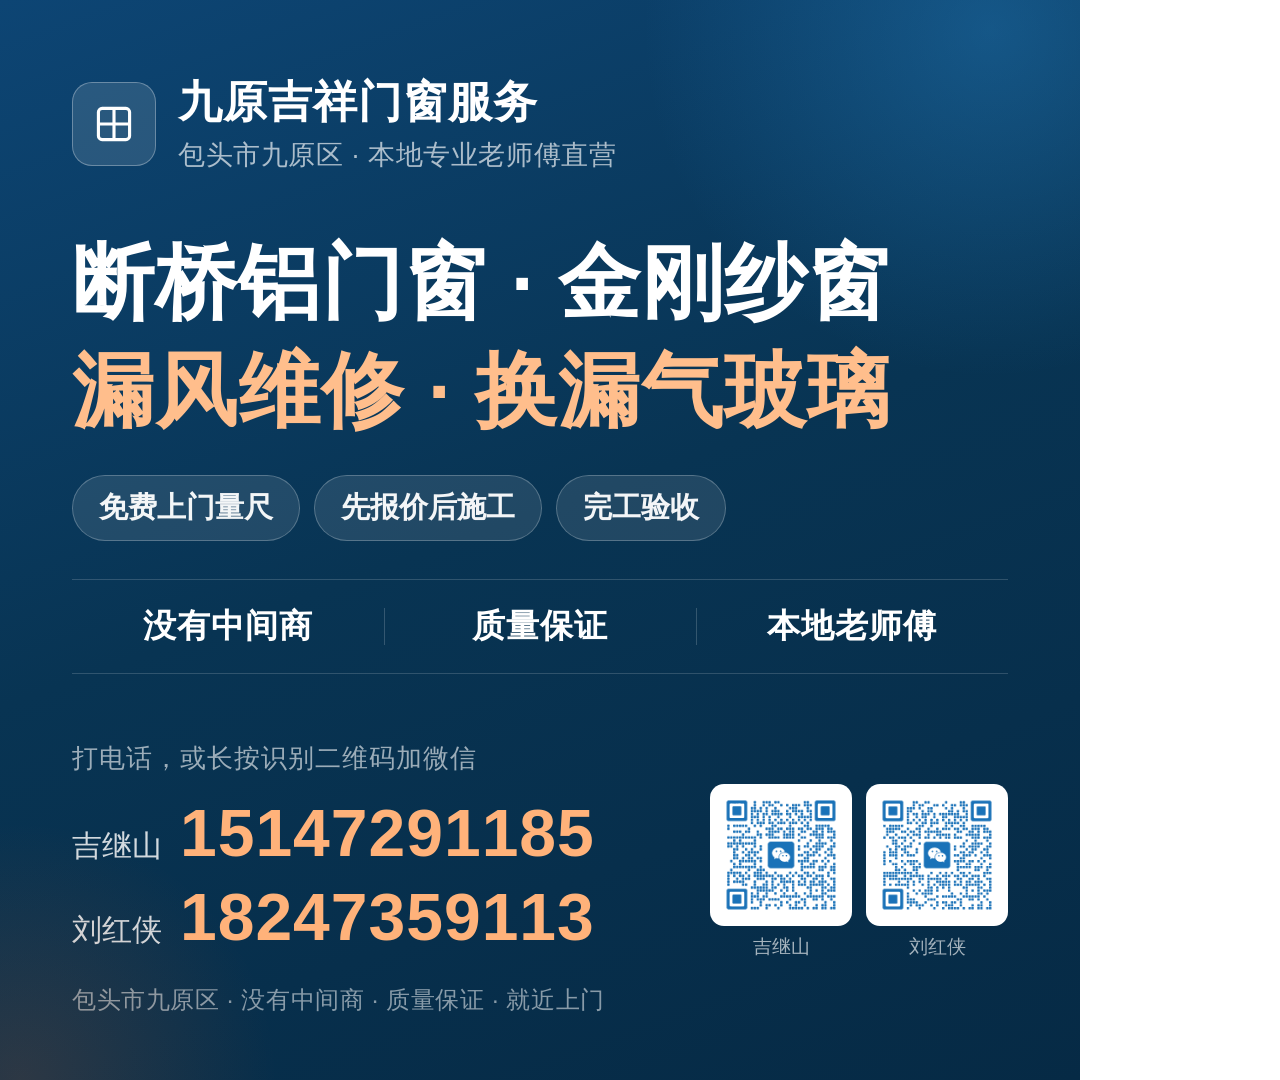
<file: promo/square.html>
<!doctype html>
<html lang="zh-CN">
<head>
<meta charset="utf-8">
<title>九原吉祥门窗服务 · 朋友圈方图</title>
<style>
  *{margin:0;padding:0;box-sizing:border-box}
  body{width:1080px;height:1080px;font-family:"PingFang SC","Hiragino Sans GB","Microsoft YaHei",sans-serif;-webkit-font-smoothing:antialiased}
  .sq{width:1080px;height:1080px;padding:76px 72px 64px;background:linear-gradient(160deg,#0d4574 0%,#083453 48%,#062a45 100%);color:#fff;display:flex;flex-direction:column;position:relative;overflow:hidden}
  .sq::before{content:"";position:absolute;width:700px;height:700px;right:-260px;top:-320px;border-radius:50%;background:radial-gradient(circle,rgba(42,139,208,.34),transparent 70%)}
  .sq::after{content:"";position:absolute;width:520px;height:520px;left:-240px;bottom:-260px;border-radius:50%;background:radial-gradient(circle,rgba(242,101,27,.16),transparent 70%)}
  .top{position:relative;display:flex;align-items:center;gap:22px}
  .mark{width:84px;height:84px;border-radius:20px;background:rgba(255,255,255,.12);border:1px solid rgba(255,255,255,.3);display:flex;align-items:center;justify-content:center}
  .mark svg{width:44px;height:44px;stroke:#fff;fill:none;stroke-width:1.7}
  .name{font-size:44px;font-weight:800;letter-spacing:1px;line-height:1.2}
  .sub{font-size:27px;color:rgba(255,255,255,.66);margin-top:8px;letter-spacing:.6px}

  .mid{position:relative;margin-top:56px}
  h1{font-size:82px;line-height:1.32;font-weight:800;letter-spacing:1px}
  h1 em{font-style:normal;color:#ffbe8c}

  .tags{position:relative;display:flex;flex-wrap:wrap;gap:14px;margin-top:30px}
  .tags span{font-size:29px;font-weight:600;padding:12px 26px;border-radius:100px;background:rgba(255,255,255,.1);border:1px solid rgba(255,255,255,.24);color:rgba(255,255,255,.95)}

  .bar{position:relative;display:flex;margin-top:38px;padding:24px 0;border-top:1px solid rgba(255,255,255,.16);border-bottom:1px solid rgba(255,255,255,.16)}
  .bar div{flex:1;text-align:center;position:relative;font-size:33px;font-weight:800;letter-spacing:1px}
  .bar div+div::before{content:"";position:absolute;left:0;top:4px;bottom:4px;width:1px;background:rgba(255,255,255,.18)}

  .bottom{position:relative;margin-top:auto;padding-top:40px;display:flex;align-items:flex-end;gap:36px}
  .tels{flex:1}
  .tels .hint{font-size:26px;color:rgba(255,255,255,.6);letter-spacing:1px;margin-bottom:16px}
  .row{display:flex;align-items:baseline;gap:18px;padding:5px 0}
  .row em{font-style:normal;font-size:30px;color:rgba(255,255,255,.82);flex:0 0 auto}
  .row b{font-size:66px;font-weight:800;letter-spacing:1px;color:#ffb27a;line-height:1.12}
  .qrs{flex:0 0 auto;display:flex;gap:14px}
  .qrs figure{margin:0;width:142px;text-align:center}
  .qrs img{width:142px;height:142px;background:#fff;padding:8px;border-radius:14px;display:block}
  .qrs figcaption{font-size:19px;color:rgba(255,255,255,.64);margin-top:8px}
  .addr{position:relative;margin-top:24px;font-size:24px;color:rgba(255,255,255,.52);letter-spacing:.6px}
</style>
</head>
<body>
<div class="sq">
  <div class="top">
    <div class="mark"><svg viewBox="0 0 24 24"><rect x="3.5" y="3.5" width="17" height="17" rx="2"/><path d="M12 3.5v17M3.5 12h17"/></svg></div>
    <div>
      <div class="name">九原吉祥门窗服务</div>
      <div class="sub">包头市九原区 · 本地专业老师傅直营</div>
    </div>
  </div>

  <div class="mid">
    <h1>断桥铝门窗 · 金刚纱窗<br><em>漏风维修 · 换漏气玻璃</em></h1>
    <div class="tags">
      <span>免费上门量尺</span><span>先报价后施工</span><span>完工验收</span>
    </div>
    <div class="bar">
      <div>没有中间商</div><div>质量保证</div><div>本地老师傅</div>
    </div>
  </div>

  <div class="bottom">
    <div class="tels">
      <div class="hint">打电话，或长按识别二维码加微信</div>
      <div class="row"><em>吉继山</em><b>15147291185</b></div>
      <div class="row"><em>刘红侠</em><b>18247359113</b></div>
    </div>
    <div class="qrs">
      <figure><img src="../assets/img/qr/wx-jijishan.png" alt="吉继山微信二维码"><figcaption>吉继山</figcaption></figure>
      <figure><img src="../assets/img/qr/wx-liuhongxia.png" alt="刘红侠微信二维码"><figcaption>刘红侠</figcaption></figure>
    </div>
  </div>

  <div class="addr">包头市九原区 · 没有中间商 · 质量保证 · 就近上门</div>
</div>
</body>
</html>
</file>
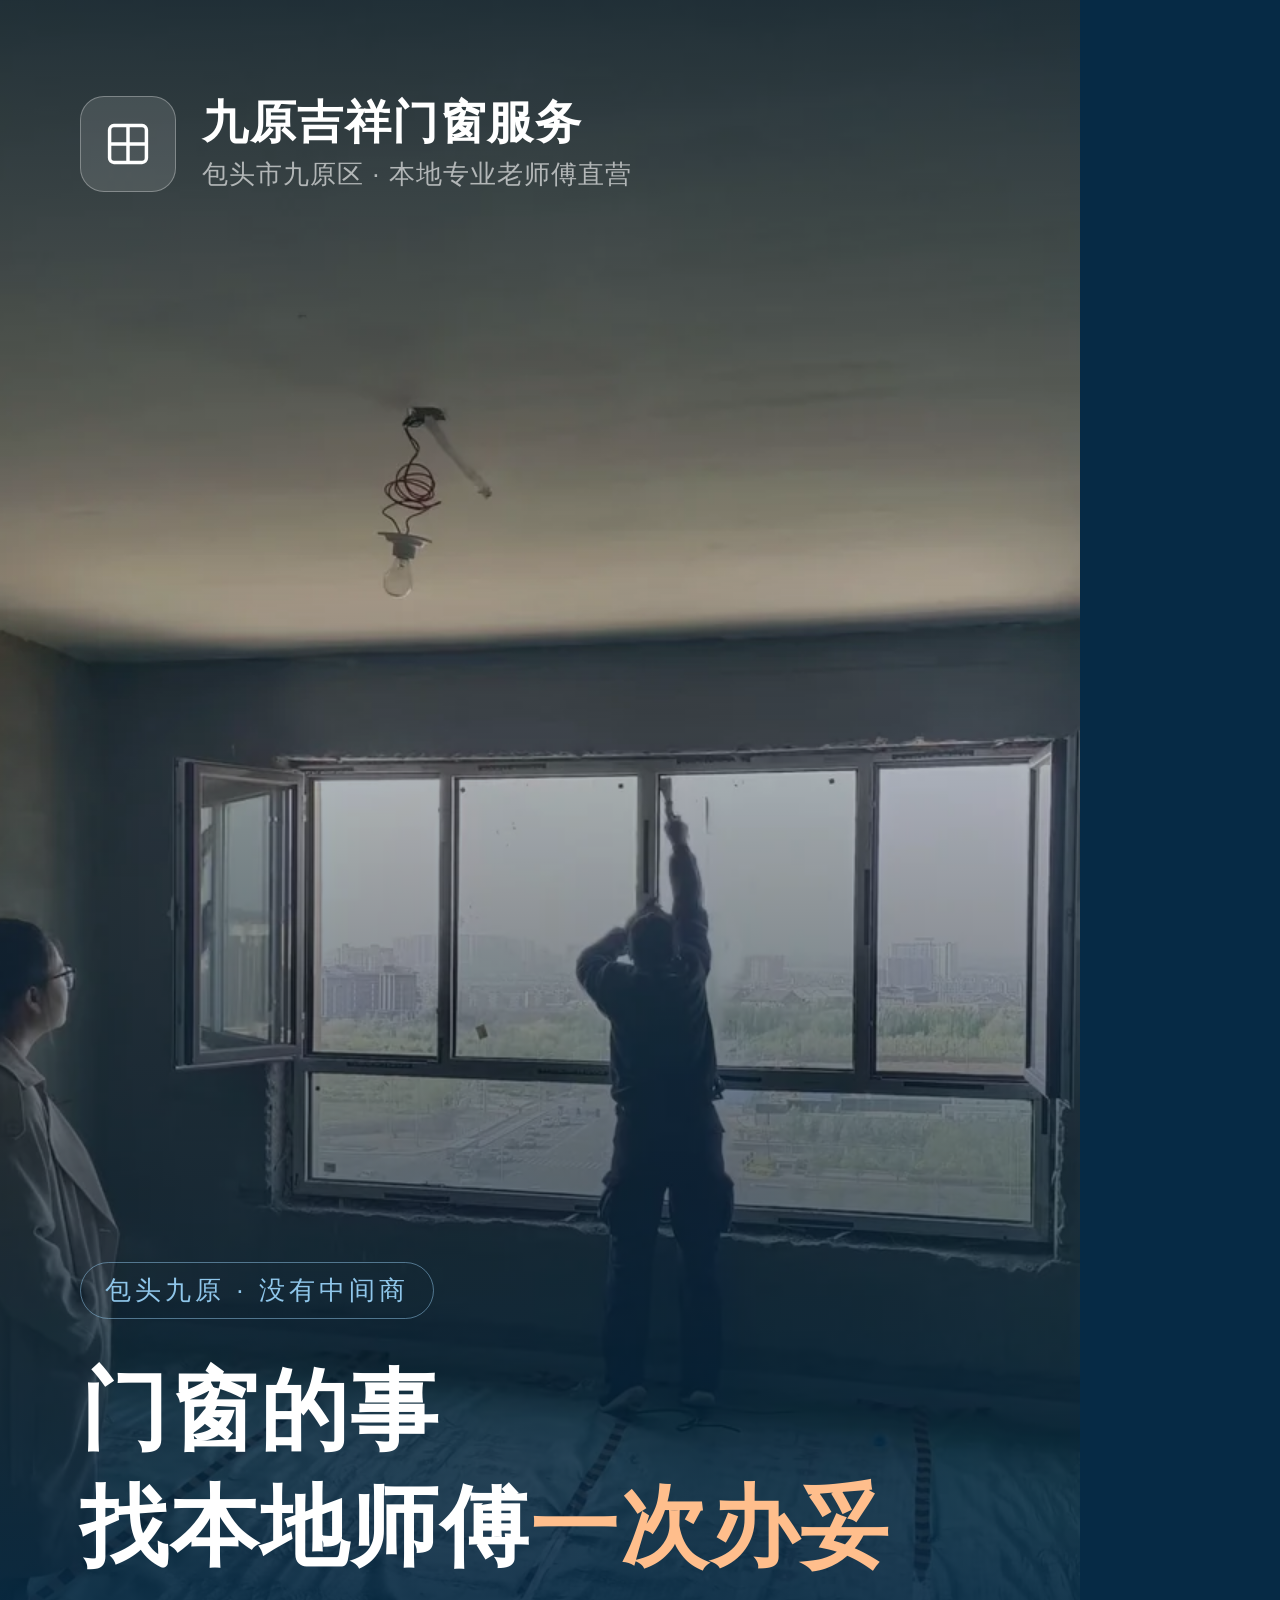
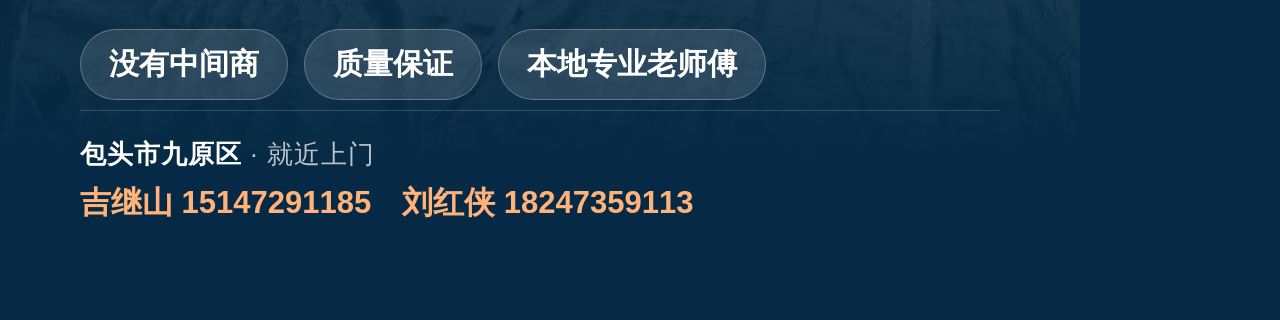
<file: promo/video-slides.html>
<!doctype html>
<html lang="zh-CN">
<head>
<meta charset="utf-8">
<title>宣传视频画面</title>
<style>
  *{margin:0;padding:0;box-sizing:border-box}
  html,body{background:#062a45}
  .slide{position:relative;width:1080px;height:1920px;overflow:hidden;color:#fff;
    font-family:"PingFang SC","Hiragino Sans GB","Microsoft YaHei",sans-serif;
    background:linear-gradient(168deg,#0d4574 0%,#083453 46%,#062a45 100%);
    display:none}
  .slide.on{display:block}
  .glow{position:absolute;width:900px;height:900px;border-radius:50%;pointer-events:none;
    background:radial-gradient(circle,rgba(42,139,208,.34),transparent 68%)}
  .glow.a{right:-320px;top:-360px}
  .glow.b{left:-340px;bottom:-380px;background:radial-gradient(circle,rgba(242,101,27,.16),transparent 68%)}

  /* 品牌条 */
  .bar{position:absolute;left:80px;right:80px;top:96px;display:flex;align-items:center;gap:26px;z-index:3}
  .mark{width:96px;height:96px;border-radius:24px;background:rgba(255,255,255,.12);
    border:1px solid rgba(255,255,255,.3);display:flex;align-items:center;justify-content:center;flex:0 0 auto}
  .mark svg{width:52px;height:52px;stroke:#fff;fill:none;stroke-width:1.6}
  .bname{font-size:46px;font-weight:800;letter-spacing:1.5px;line-height:1.15}
  .bsub{font-size:26px;color:rgba(255,255,255,.62);margin-top:8px;letter-spacing:1px}

  /* 满屏照片 */
  .bgimg{position:absolute;inset:0}
  .bgimg img{width:100%;height:100%;object-fit:cover;display:block}
  .scrim{position:absolute;inset:0;
    background:linear-gradient(180deg,rgba(4,26,44,.72) 0%,rgba(4,26,44,.18) 30%,rgba(4,26,44,.62) 62%,#062a45 92%)}

  /* 开场 */
  .hero-txt{position:absolute;left:80px;right:80px;bottom:220px;z-index:3}
  .kicker{display:inline-block;font-size:26px;letter-spacing:4px;color:#8fc6ea;
    border:1px solid rgba(143,198,234,.5);border-radius:100px;padding:10px 24px;margin-bottom:34px}
  .h1{font-size:88px;line-height:1.32;font-weight:800;letter-spacing:2px}
  .h1 em{font-style:normal;color:#ffbe8c}
  .h1small{font-size:64px}
  .tags{display:flex;flex-wrap:wrap;gap:16px;margin-top:44px}
  .tags span{font-size:30px;font-weight:700;padding:14px 28px;border-radius:100px;
    background:rgba(255,255,255,.12);border:1px solid rgba(255,255,255,.26)}

  /* 四项服务 */
  .mid{position:absolute;left:80px;right:80px;top:360px;z-index:3}
  .stitle{font-size:82px;font-weight:800;line-height:1.3;letter-spacing:2px}
  .stitle em{font-style:normal;color:#ffbe8c}
  .sdesc{font-size:30px;line-height:1.7;color:rgba(255,255,255,.72);margin-top:26px}
  .list{margin-top:64px}
  .item{display:flex;align-items:flex-start;gap:30px;padding:62px 0;border-top:1px solid rgba(255,255,255,.16)}
  .item:last-child{border-bottom:1px solid rgba(255,255,255,.16)}
  .no{font-size:30px;font-weight:800;color:#7fb6da;letter-spacing:2px;flex:0 0 62px;padding-top:8px}
  .item h3{font-size:44px;font-weight:800;letter-spacing:1px}
  .item p{font-size:27px;color:rgba(255,255,255,.66);margin-top:10px;line-height:1.6}

  /* 承诺页 */
  .ptxt{position:absolute;left:80px;right:80px;bottom:170px;z-index:3}
  .pno{font-size:150px;font-weight:800;line-height:1;color:rgba(255,255,255,.18);letter-spacing:4px}
  .ptitle{font-size:96px;font-weight:800;letter-spacing:3px;margin-top:-38px}
  .plead{font-size:42px;font-weight:700;color:#ffbe8c;line-height:1.55;margin-top:30px}
  .pbody{font-size:31px;line-height:1.85;color:rgba(255,255,255,.82);margin-top:26px}

  /* 三图 */
  .grid3{position:absolute;left:80px;right:80px;top:480px;display:flex;gap:18px}
  .grid3 figure{flex:1;margin:0;border-radius:20px;overflow:hidden;position:relative;
    border:1px solid rgba(255,255,255,.18)}
  .grid3 img{width:100%;height:800px;object-fit:cover;display:block}
  .grid3 figcaption{position:absolute;left:0;right:0;bottom:0;padding:80px 18px 20px;font-size:26px;
    font-weight:700;background:linear-gradient(180deg,transparent,rgba(4,20,34,.9))}

  /* 联系 */
  .ct{position:absolute;left:80px;right:80px;top:330px;z-index:3}
  .ct h2{font-size:88px;font-weight:800;letter-spacing:2px;line-height:1.3}
  .ct h2 em{font-style:normal;color:#ffbe8c}
  .persons{margin-top:64px;display:flex;flex-direction:column;gap:34px}
  .prow{display:flex;align-items:baseline;gap:26px}
  .prow em{font-style:normal;font-size:38px;color:rgba(255,255,255,.78);flex:0 0 150px}
  .prow b{font-size:80px;font-weight:800;letter-spacing:2px;color:#ffb27a;line-height:1.1;
    font-variant-numeric:tabular-nums}
  .qrs{display:flex;gap:44px;margin-top:66px}
  .qrs figure{margin:0;width:268px;text-align:center}
  .qrs img{width:268px;height:268px;background:#fff;padding:12px;border-radius:22px;display:block}
  .qrs figcaption{font-size:26px;color:rgba(255,255,255,.72);margin-top:16px;letter-spacing:1px}
  .footline{position:absolute;left:80px;right:80px;bottom:96px;z-index:3;
    display:flex;justify-content:space-between;align-items:center;
    font-size:26px;color:rgba(255,255,255,.6);letter-spacing:1px;padding-top:26px;
    border-top:1px solid rgba(255,255,255,.16)}
  .footline b{color:#fff;font-weight:700}

  /* 透明叠加层 */
  body.ovmode{background:#062a45}
  .slide.ov{background:transparent}
  .ovscrim{position:absolute;inset:0;background:linear-gradient(168deg,#0d4574 0%,#083453 46%,#062a45 100%)}
  .ovtxt{position:absolute;left:80px;right:80px;top:760px;z-index:3}
  .play{position:absolute;left:80px;top:430px;width:150px;height:150px;border-radius:50%;
    background:rgba(255,255,255,.12);border:2px solid rgba(255,255,255,.4);display:flex;
    align-items:center;justify-content:center;z-index:3}
  .play::after{content:"";width:0;height:0;margin-left:12px;
    border-left:52px solid #fff;border-top:32px solid transparent;border-bottom:32px solid transparent}
  .ovnote{font-size:29px;color:rgba(255,255,255,.78);margin-top:26px;letter-spacing:.5px}
  .ovlist{margin-top:70px;display:flex;flex-direction:column;gap:26px}
  .ovlist div{font-size:34px;color:rgba(255,255,255,.9);display:flex;align-items:center;gap:20px}
  .ovlist b{color:#ffbe8c;font-weight:800}
  /* 三承诺并列 */
  .tri{margin-top:70px;display:flex;flex-direction:column;gap:0}
  .tri .row2{display:flex;align-items:center;gap:28px;padding:44px 0;border-top:1px solid rgba(255,255,255,.16)}
  .tri .row2:last-child{border-bottom:1px solid rgba(255,255,255,.16)}
  .tri .ic{width:92px;height:92px;border-radius:24px;flex:0 0 auto;display:flex;align-items:center;justify-content:center;
    background:rgba(255,255,255,.12);border:1px solid rgba(255,255,255,.3)}
  .tri .ic svg{width:46px;height:46px;stroke:#ffbe8c;fill:none;stroke-width:1.8}
  .tri h3{font-size:52px;font-weight:800;letter-spacing:1px}
  .tri p{font-size:28px;color:rgba(255,255,255,.68);margin-top:8px}
</style>
</head>
<body>

<!-- 1 开场 -->
<section class="slide" id="s1">
  <div class="bgimg"><img src="../assets/img/works/w00-lead.webp" alt=""></div>
  <div class="scrim"></div>
  <div class="bar">
    <div class="mark"><svg viewBox="0 0 24 24"><rect x="3.5" y="3.5" width="17" height="17" rx="2"/><path d="M12 3.5v17M3.5 12h17"/></svg></div>
    <div><div class="bname">九原吉祥门窗服务</div><div class="bsub">包头市九原区 · 本地专业老师傅直营</div></div>
  </div>
  <div class="hero-txt">
    <span class="kicker">包头九原 · 没有中间商</span>
    <div class="h1">门窗的事<br>找本地师傅<em>一次办妥</em></div>
    <div class="tags">
      <span>没有中间商</span><span>质量保证</span><span>本地专业老师傅</span>
    </div>
  </div>
  <div class="footline" style="display:block;font-size:26px">
    <div style="color:rgba(255,255,255,.72);margin-bottom:10px"><b>包头市九原区</b> · 就近上门</div>
    <div style="color:#ffb27a;font-weight:700;font-size:31px;letter-spacing:0">吉继山 15147291185　刘红侠 18247359113</div>
  </div>
</section>

<!-- 2 四项服务 -->
<section class="slide" id="s2">
  <div class="glow a"></div><div class="glow b"></div>
  <div class="bar">
    <div class="mark"><svg viewBox="0 0 24 24"><rect x="3.5" y="3.5" width="17" height="17" rx="2"/><path d="M12 3.5v17M3.5 12h17"/></svg></div>
    <div><div class="bname">九原吉祥门窗服务</div><div class="bsub">包头市九原区 · 本地专业老师傅直营</div></div>
  </div>
  <div class="mid">
    <div class="stitle">我们就干<em>这四件事</em></div>
    <div class="sdesc">装新窗、配纱窗、修漏风、换玻璃。都是门窗上的活，做完就走，不推销别的。</div>
    <div class="list">
      <div class="item"><span class="no">01</span><div><h3>断桥铝门窗安装</h3><p>新房装窗、旧窗换新，量尺、找正、打发泡、内外打胶</p></div></div>
      <div class="item"><span class="no">02</span><div><h3>金刚纱窗定制</h3><p>平开、推拉、内开内倒都能配，防盗防蚊，网破了也能单换</p></div></div>
      <div class="item"><span class="no">03</span><div><h3>窗户漏风维修</h3><p>胶条老化、锁点松动、框墙缝开裂、窗扇下垂，先找漏点再动手</p></div></div>
      <div class="item"><span class="no">04</span><div><h3>更换漏气玻璃</h3><p>中空玻璃起雾进水珠，按原尺寸重做一块换上，不用换整窗</p></div></div>
    </div>
  </div>
  <div class="footline"><span><b>先量尺</b> · 先报价 · 后施工</span><span>包头市九原区 · 就近上门</span></div>
</section>

<!-- 3 没有中间商 -->
<section class="slide" id="s3">
  <div class="bgimg"><img src="../assets/img/works/w02-old-opening.webp" alt=""></div>
  <div class="scrim"></div>
  <div class="ptxt">
    <div class="pno">01</div>
    <div class="ptitle">没有中间商</div>
    <div class="plead">电话就是干活师傅本人接</div>
    <div class="pbody">不设门店、不养业务员、不挂派单平台，也不把活转包给临时工。量尺、报价、安装、售后，全程同一个人。</div>
  </div>
</section>

<!-- 4 质量保证 -->
<section class="slide" id="s4">
  <div class="bgimg"><img src="../assets/img/works/w03-level.webp" alt=""></div>
  <div class="scrim"></div>
  <div class="ptxt">
    <div class="pno">02</div>
    <div class="ptitle">质量保证</div>
    <div class="plead">材料当场验，工序不省步</div>
    <div class="pbody">型材、玻璃、五金按报价单配置进场，您可以当场看；找正、发泡、打胶、排水一步不落。装完逐项试给您看，您点头才算完。</div>
  </div>
</section>

<!-- 5 本地老师傅 -->
<section class="slide" id="s5">
  <div class="bgimg"><img src="../assets/img/works/w06-seal.webp" alt=""></div>
  <div class="scrim"></div>
  <div class="ptxt">
    <div class="pno">03</div>
    <div class="ptitle">本地老师傅</div>
    <div class="plead">九原住、九原干，售后找得到人</div>
    <div class="pbody">路熟、到得快，约好时间不用在家等一整天。先查毛病再报价，能调不换、能补不换整窗，不劝您花冤枉钱。</div>
  </div>
</section>

<!-- 6 完工实拍 -->
<section class="slide" id="s6">
  <div class="glow a"></div><div class="glow b"></div>
  <div class="bar">
    <div class="mark"><svg viewBox="0 0 24 24"><rect x="3.5" y="3.5" width="17" height="17" rx="2"/><path d="M12 3.5v17M3.5 12h17"/></svg></div>
    <div><div class="bname">九原吉祥门窗服务</div><div class="bsub">包头市九原区 · 本地专业老师傅直营</div></div>
  </div>
  <div class="grid3">
    <figure><img src="../assets/img/works/w07-double.webp" alt=""><figcaption>双扇窗换好了</figcaption></figure>
    <figure><img src="../assets/img/works/w09-living.webp" alt=""><figcaption>客厅大窗完工</figcaption></figure>
    <figure><img src="../assets/img/works/w12-dark.webp" alt=""><figcaption>收尾清场</figcaption></figure>
  </div>
  <div class="mid" style="top:1370px">
    <div class="stitle h1small">这些<em>不是效果图</em></div>
    <div class="sdesc">是干活时随手拍的。窗框怎么拉进门、旧窗怎么拆、框子怎么找正、胶怎么打，都在里面。</div>
  </div>
</section>

<!-- 7 联系 -->
<section class="slide" id="s7">
  <div class="glow a"></div><div class="glow b"></div>
  <div class="bar">
    <div class="mark"><svg viewBox="0 0 24 24"><rect x="3.5" y="3.5" width="17" height="17" rx="2"/><path d="M12 3.5v17M3.5 12h17"/></svg></div>
    <div><div class="bname">九原吉祥门窗服务</div><div class="bsub">包头市九原区 · 本地专业老师傅直营</div></div>
  </div>
  <div class="ct">
    <h2>一个电话<br><em>师傅上门</em></h2>
    <div class="persons">
      <div class="prow"><em>吉继山</em><b>15147291185</b></div>
      <div class="prow"><em>刘红侠</em><b>18247359113</b></div>
    </div>
    <div class="qrs">
      <figure><img src="../assets/img/qr/wx-jijishan.png" alt="吉继山微信二维码"><figcaption>吉继山 · 微信</figcaption></figure>
      <figure><img src="../assets/img/qr/wx-liuhongxia.png" alt="刘红侠微信二维码"><figcaption>刘红侠 · 微信</figcaption></figure>
    </div>
  </div>
  <div class="footline"><span><b>包头市九原区</b> · 就近上门</span><span>没有中间商 · 质量保证 · 本地老师傅</span></div>
</section>

<script>
  document.addEventListener('DOMContentLoaded', function () {
    var n = +(new URLSearchParams(location.search).get('s') || 1);
    var el = document.getElementById('s' + n);
    if (el) el.classList.add('on');
  });
</script>

<!-- 8 实拍视频字幕层（透明底，用于叠加） -->
<section class="slide ov" id="s8">
  <div class="ovscrim"></div>
  <div class="bar">
    <div class="mark"><svg viewBox="0 0 24 24"><rect x="3.5" y="3.5" width="17" height="17" rx="2"/><path d="M12 3.5v17M3.5 12h17"/></svg></div>
    <div><div class="bname">九原吉祥门窗服务</div><div class="bsub">包头市九原区 · 本地专业老师傅直营</div></div>
  </div>
  <div class="play"></div>
  <div class="ovtxt">
    <span class="kicker">真实施工现场 · 22 秒</span>
    <div class="h1 h1small">手机随手拍的<br><em>不是摆拍</em></div>
    <div class="ovnote">抬玻璃、装窗扇、框周打胶，全程当着业主的面做</div>
    <div class="ovlist">
      <div><b>①</b>抬整块玻璃进门</div>
      <div><b>②</b>装窗扇、调五金</div>
      <div><b>③</b>框周打胶收边</div>
    </div>
  </div>
  <div class="footline"><span><b>手机随手录的</b> · 没旁白没配乐</span><span>九原吉祥门窗服务</span></div>
</section>
<script>
  var n2 = +(new URLSearchParams(location.search).get("s") || 1);
  if (n2 === 8) { document.body.classList.add("ovmode"); }
</script>

<!-- 9 三大承诺（30 秒版用） -->
<section class="slide" id="s9">
  <div class="glow a"></div><div class="glow b"></div>
  <div class="bar">
    <div class="mark"><svg viewBox="0 0 24 24"><rect x="3.5" y="3.5" width="17" height="17" rx="2"/><path d="M12 3.5v17M3.5 12h17"/></svg></div>
    <div><div class="bname">九原吉祥门窗服务</div><div class="bsub">包头市九原区 · 本地专业老师傅直营</div></div>
  </div>
  <div class="mid">
    <div class="stitle">我们的<em>三个保证</em></div>
    <div class="tri">
      <div class="row2">
        <div class="ic"><svg viewBox="0 0 24 24"><circle cx="4" cy="12" r="2.5"/><circle cx="20" cy="12" r="2.5"/><path d="M7.5 12h9M14 8.5l2.5 3.5-2.5 3.5"/></svg></div>
        <div><h3>没有中间商</h3><p>电话就是干活师傅本人接，不派单、不转包</p></div>
      </div>
      <div class="row2">
        <div class="ic"><svg viewBox="0 0 24 24"><path d="M12 3l7 3v6c0 4.2-2.9 7.4-7 9-4.1-1.6-7-4.8-7-9V6l7-3z"/><path d="M9 12l2 2 4-4"/></svg></div>
        <div><h3>质量保证</h3><p>材料当场验，工序一步不省，完工逐项试给您看</p></div>
      </div>
      <div class="row2">
        <div class="ic"><svg viewBox="0 0 24 24"><circle cx="12" cy="9" r="4"/><path d="M4.5 20c0-3.6 3.4-6 7.5-6s7.5 2.4 7.5 6"/></svg></div>
        <div><h3>本地老师傅</h3><p>九原住、九原干，先查毛病再报价</p></div>
      </div>
    </div>
  </div>
  <div class="footline"><span><b>包头市九原区</b> · 就近上门</span><span>吉继山 15147291185 · 刘红侠 18247359113</span></div>
</section>
</body>
</html>
</file>
<file: assets/css/style.css>
/* ==========================================================
   九原吉祥门窗服务 · 站点样式
   ========================================================== */
:root{
  --blue-900:#083458;
  --blue-800:#0d4b7c;
  --blue-700:#125a92;
  --blue-600:#1b74b4;
  --blue-500:#2a8bd0;
  --blue-100:#e8f3fb;
  --ink:#152a3d;
  --ink-2:#3b5266;
  --muted:#6b7f91;
  --line:#e2ecf3;
  --bg:#ffffff;
  --tint:#f5f9fc;
  --orange:#f2651b;
  --orange-dark:#d8530f;
  --white:#fff;
  --shadow-sm:0 2px 10px rgba(16,58,92,.06);
  --shadow:0 10px 34px rgba(16,58,92,.09);
  --shadow-lg:0 22px 60px rgba(8,45,78,.18);
  --radius:16px;
  --maxw:1180px;
  --font:-apple-system,BlinkMacSystemFont,"PingFang SC","Hiragino Sans GB","Microsoft YaHei","Helvetica Neue",Arial,sans-serif;
}

*,*::before,*::after{box-sizing:border-box}
html{scroll-behavior:smooth;scroll-padding-top:84px;-webkit-text-size-adjust:100%}
body{margin:0;font-family:var(--font);color:var(--ink);background:var(--bg);line-height:1.75;font-size:16px;-webkit-font-smoothing:antialiased}
body{padding-bottom:0}
img,svg{display:block;max-width:100%}
a{color:inherit;text-decoration:none}
button{font-family:inherit;cursor:pointer;border:0;background:none;color:inherit}
h1,h2,h3,p,ul{margin:0}
ul{padding:0;list-style:none}
:focus-visible{outline:3px solid var(--blue-500);outline-offset:3px;border-radius:4px}

.container{width:100%;max-width:var(--maxw);margin:0 auto;padding:0 24px}
.svg-sprite{position:absolute;width:0;height:0;overflow:hidden}
.icon{width:1em;height:1em;fill:none;stroke:currentColor;stroke-width:1.9;stroke-linecap:round;stroke-linejoin:round;flex:none;vertical-align:-.13em}

/* ---------- 按钮 ---------- */
.btn{display:inline-flex;align-items:center;justify-content:center;gap:9px;padding:12px 22px;border-radius:10px;font-size:15px;font-weight:600;line-height:1.3;white-space:nowrap;transition:transform .2s ease,box-shadow .2s ease,background .2s ease,color .2s ease,border-color .2s ease}
.btn .icon{font-size:17px}
.btn:hover{transform:translateY(-2px)}
.btn:active{transform:translateY(0)}
.btn--lg{padding:16px 28px;font-size:16px;border-radius:12px}
.btn--primary{background:var(--blue-700);color:#fff;box-shadow:0 8px 20px rgba(18,90,146,.22)}
.btn--primary:hover{background:var(--blue-800);box-shadow:0 12px 26px rgba(18,90,146,.3)}
.btn--call{background:var(--orange);color:#fff;box-shadow:0 8px 22px rgba(242,101,27,.28)}
.btn--call:hover{background:var(--orange-dark);box-shadow:0 12px 28px rgba(242,101,27,.36)}
.btn--outline{border:1.5px solid rgba(255,255,255,.55);color:#fff;background:rgba(255,255,255,.06);backdrop-filter:blur(4px)}
.btn--outline:hover{background:rgba(255,255,255,.16);border-color:#fff}
.btn--copy{background:#eef5fa;color:var(--blue-800);border:1px solid #dbe9f3}
.btn--copy:hover{background:#e2eff8}

/* ---------- 顶部信息条 ---------- */
.topbar{background:var(--blue-900);color:rgba(255,255,255,.82);font-size:13px}
.topbar__inner{display:flex;align-items:center;justify-content:space-between;min-height:40px;gap:16px}
.topbar__info{display:flex;gap:26px;align-items:center;flex-wrap:wrap}
.topbar__info span{display:inline-flex;align-items:center;gap:7px}
.topbar__info .icon{font-size:14px;color:#8cc4ea}
.topbar__phone{display:inline-flex;align-items:center;gap:7px;color:#fff;font-weight:700;letter-spacing:.3px;font-size:14px}
.topbar__phone .icon{font-size:14px;color:#ffb27a}
.topbar__phone:hover{color:#ffd0ae}

/* ---------- 导航 ---------- */
.site-header{position:sticky;top:0;z-index:60;background:rgba(255,255,255,.96);backdrop-filter:blur(12px);border-bottom:1px solid var(--line);transition:box-shadow .25s ease}
.site-header.is-scrolled{box-shadow:0 6px 22px rgba(12,54,88,.09)}
.nav{display:flex;align-items:center;gap:28px;min-height:76px}
.brand{display:flex;align-items:center;gap:11px;flex:none}
.brand__mark{width:44px;height:44px;border-radius:12px;display:grid;place-items:center;background:linear-gradient(140deg,var(--blue-600),var(--blue-800));color:#fff;font-size:24px;box-shadow:0 6px 16px rgba(18,90,146,.25);flex:none}
.brand__mark .icon{stroke-width:1.7}
.brand__text{display:flex;flex-direction:column;line-height:1.35}
.brand__text strong{font-size:18px;letter-spacing:.5px;color:var(--blue-900)}
.brand__text small{font-size:11.5px;color:var(--muted);letter-spacing:.2px}
.nav__links{display:flex;align-items:center;gap:24px;margin-left:auto;font-size:14.5px;font-weight:500}
.nav__links a{color:var(--ink-2);position:relative;padding:6px 0;transition:color .2s}
.nav__links a::after{content:"";position:absolute;left:0;right:100%;bottom:0;height:2px;background:var(--blue-600);transition:right .25s ease}
.nav__links a:hover{color:var(--blue-700)}
.nav__links a:hover::after{right:0}
.nav__cta{padding:11px 20px}
.nav__toggle{display:none;font-size:26px;color:var(--blue-900);padding:6px;margin-left:auto}

/* ---------- 首屏 ---------- */
.hero{position:relative;overflow:hidden;background:radial-gradient(1100px 600px at 82% 12%,#1a6ba6 0%,transparent 62%),linear-gradient(125deg,#0a3f6b 0%,#0d4e83 48%,#0a3a66 100%);color:#fff}
.hero::before{content:"";position:absolute;inset:0;background-image:linear-gradient(rgba(255,255,255,.035) 1px,transparent 1px),linear-gradient(90deg,rgba(255,255,255,.035) 1px,transparent 1px);background-size:52px 52px;mask-image:linear-gradient(to bottom,rgba(0,0,0,.8),transparent 85%)}
.hero__deco{position:absolute;border-radius:50%;pointer-events:none}
.hero__deco--1{width:520px;height:520px;right:-160px;top:-220px;background:radial-gradient(circle,rgba(86,180,240,.22),transparent 68%)}
.hero__deco--2{width:360px;height:360px;left:-150px;bottom:-160px;background:radial-gradient(circle,rgba(255,255,255,.08),transparent 70%)}
.hero__inner{position:relative;display:grid;grid-template-columns:1.05fr .95fr;gap:56px;align-items:center;padding-top:74px;padding-bottom:82px}
.hero__eyebrow{display:inline-flex;align-items:center;gap:9px;padding:7px 15px;border:1px solid rgba(255,255,255,.25);border-radius:100px;background:rgba(255,255,255,.07);font-size:13px;letter-spacing:.6px;color:#d5eafb}
.hero__eyebrow .dot{width:7px;height:7px;border-radius:50%;background:#6ee0a8;box-shadow:0 0 0 4px rgba(110,224,168,.18)}
.hero__title{font-size:clamp(36px,4.3vw,56px);line-height:1.28;letter-spacing:1px;margin:22px 0 20px;font-weight:800}
.hero__title em{font-style:normal;color:#ffc48f;background:linear-gradient(transparent 70%,rgba(242,101,27,.42) 70%);padding:0 2px}
.hero__desc{font-size:16.5px;line-height:1.95;color:rgba(255,255,255,.86);max-width:560px}
.hero__desc b{color:#ffd0ae;font-weight:700}
.hero__tags{display:flex;flex-wrap:wrap;gap:10px 22px;margin:24px 0 30px;font-size:14.5px;color:#e4f1fc}
.hero__tags span{display:inline-flex;align-items:center;gap:7px}
.hero__tags .icon{color:#6ee0a8;font-size:16px}
.hero__actions{display:flex;flex-wrap:wrap;gap:14px}
.hero__people{display:flex;align-items:center;flex-wrap:wrap;gap:10px 14px;margin-top:30px;padding-top:22px;border-top:1px solid rgba(255,255,255,.16);font-size:14px;color:rgba(255,255,255,.78)}
.hero__people>.icon{color:#ffb27a;font-size:16px}
.hero__people b{color:#fff;font-weight:700;letter-spacing:.4px;font-variant-numeric:tabular-nums}
.hero__people i{width:1px;height:14px;background:rgba(255,255,255,.28)}

/* 首屏窗户插画 */
.hero__art{position:relative;display:flex;justify-content:center;align-items:center;min-height:400px}
.window-illu{position:relative;width:100%;max-width:500px;padding:18px;border-radius:24px;background:linear-gradient(150deg,rgba(255,255,255,.2),rgba(255,255,255,.05));border:1px solid rgba(255,255,255,.24);box-shadow:0 30px 70px rgba(3,29,52,.4);backdrop-filter:blur(6px);transform:rotate(-1.2deg)}
.window-illu svg{width:100%;height:auto;border-radius:12px;overflow:hidden}
.floating-badge{position:absolute;display:flex;align-items:center;gap:10px;padding:11px 16px;border-radius:12px;background:#fff;color:var(--ink);box-shadow:0 14px 34px rgba(4,32,58,.22);font-size:13px;white-space:nowrap;z-index:2}
.floating-badge .icon{font-size:20px;color:var(--blue-600)}
.floating-badge b{color:var(--blue-800)}
.floating-badge--a{left:-18px;top:6%;animation:float 5s ease-in-out infinite}
.floating-badge--b{right:-22px;bottom:16%;animation:float 5.8s ease-in-out infinite .6s}
.floating-badge--c{left:6%;bottom:2%;background:var(--orange);color:#fff;animation:float 5.2s ease-in-out infinite 1.1s}
.floating-badge--c .icon{color:#fff}
.floating-badge--c span{font-weight:700}
@keyframes float{0%,100%{transform:translateY(0)}50%{transform:translateY(-10px)}}

.hero__stats{position:relative;background:rgba(4,36,64,.42);border-top:1px solid rgba(255,255,255,.1)}
.hero__stats-inner{display:grid;grid-template-columns:repeat(4,1fr);padding-top:22px;padding-bottom:22px}
.hero__stats-inner>div{display:flex;flex-direction:column;gap:2px;padding-left:26px;border-left:1px solid rgba(255,255,255,.16)}
.hero__stats-inner>div:first-child{padding-left:0;border-left:0}
.hero__stats-inner strong{font-size:22px;font-weight:800;letter-spacing:.5px;color:#fff}
.hero__stats-inner span{font-size:13px;color:rgba(255,255,255,.7)}

/* ---------- 快捷痛点条 ---------- */
.quick{background:#fff;border-bottom:1px solid var(--line)}
.quick__inner{display:flex;align-items:center;gap:26px;padding-top:22px;padding-bottom:22px;flex-wrap:wrap}
.quick__label{font-weight:700;color:var(--blue-900);font-size:15px;white-space:nowrap}
.quick__items{display:flex;flex-wrap:wrap;gap:9px;flex:1}
.quick__items a{display:inline-flex;align-items:center;gap:7px;padding:7px 13px;border-radius:8px;background:var(--tint);border:1px solid var(--line);font-size:13.5px;color:var(--ink-2);transition:.2s}
.quick__items a .icon{font-size:15px;color:var(--blue-600)}
.quick__items a:hover{background:var(--blue-100);border-color:#c4e0f3;color:var(--blue-800);transform:translateY(-1px)}
.quick__items .quick__cta{background:var(--blue-700);color:#fff;border-color:var(--blue-700);font-weight:600}
.quick__items .quick__cta .icon{color:#fff}
.quick__items .quick__cta:hover{background:var(--blue-800);color:#fff}

/* ---------- 通用区块 ---------- */
.section{padding:92px 0}
.section--tint{background:var(--tint)}
.section__head{max-width:720px;margin:0 auto 52px;text-align:center}
.section__head--light .section__title,.section__head--light .section__eyebrow{color:#fff}
.section__head--light .section__desc{color:rgba(255,255,255,.8)}
.section__eyebrow{display:inline-block;font-size:13px;font-weight:700;letter-spacing:2px;color:var(--blue-600);text-transform:uppercase;margin-bottom:14px}
.section__title{font-size:clamp(27px,3vw,38px);line-height:1.4;font-weight:800;color:var(--blue-900);letter-spacing:.5px}
.section__desc{margin-top:16px;font-size:16px;color:var(--muted);line-height:1.9}

/* ---------- 服务卡片 ---------- */
.services__grid{display:grid;grid-template-columns:repeat(2,1fr);gap:22px}
.service-card{position:relative;background:#fff;border:1px solid var(--line);border-radius:var(--radius);padding:30px 30px 28px;box-shadow:var(--shadow-sm);transition:transform .25s ease,box-shadow .25s ease,border-color .25s ease;overflow:hidden}
.service-card::before{content:"";position:absolute;left:0;top:0;width:100%;height:4px;background:linear-gradient(90deg,var(--blue-600),#63b6e8);transform:scaleX(0);transform-origin:left;transition:transform .3s ease}
.service-card:hover{transform:translateY(-6px);box-shadow:var(--shadow);border-color:#cfe4f3}
.service-card:hover::before{transform:scaleX(1)}
.service-card__top{display:flex;align-items:flex-start;justify-content:space-between;margin-bottom:18px}
.service-card__no{font-size:14px;font-weight:800;color:#c3d7e6;letter-spacing:2px}
.service-card__icon{width:58px;height:58px;border-radius:15px;display:grid;place-items:center;background:linear-gradient(145deg,var(--blue-100),#dceefa);color:var(--blue-700);font-size:29px}
.service-card__icon .icon{stroke-width:1.7}
.service-card h3{font-size:21px;font-weight:800;color:var(--blue-900);margin-bottom:12px}
.service-card>p{font-size:14.8px;color:var(--ink-2);line-height:1.9;min-height:84px}
.service-card__list{margin:18px 0 22px;display:grid;gap:9px}
.service-card__list li{display:flex;align-items:flex-start;gap:9px;font-size:14px;color:var(--ink-2);line-height:1.65}
.service-card__list .icon{font-size:15px;color:#16a36a;margin-top:4px;stroke-width:2.4}
.service-card__link{display:inline-flex;align-items:center;gap:8px;font-size:14.5px;font-weight:700;color:var(--blue-700);border-top:1px solid var(--line);padding-top:18px;width:100%;transition:gap .2s}
.service-card__link:hover{gap:14px;color:var(--orange)}
.services__note{display:flex;align-items:center;gap:20px;margin-top:24px;padding:24px 28px;border-radius:var(--radius);background:linear-gradient(100deg,#eaf4fb,#f6fbfd);border:1px solid #d6e9f6}
.services__note>.icon{font-size:32px;color:var(--blue-600)}
.services__note p{flex:1;font-size:15px;color:var(--ink-2);line-height:1.85}
.services__note p b{color:var(--blue-900)}

/* ---------- 三大承诺 ---------- */
#why .section__title{font-size:clamp(24px,2.8vw,34px)}
.promise__grid{display:grid;grid-template-columns:repeat(3,1fr);gap:22px}
.promise-card{position:relative;background:#fff;border:1px solid var(--line);border-radius:var(--radius);padding:30px 26px 28px;box-shadow:var(--shadow-sm);transition:transform .25s,box-shadow .25s,border-color .25s;overflow:hidden}
.promise-card::before{content:"";position:absolute;left:0;top:0;width:100%;height:4px;background:linear-gradient(90deg,var(--blue-700),#63b6e8);transform:scaleX(0);transform-origin:left;transition:transform .3s}
.promise-card:hover{transform:translateY(-6px);box-shadow:var(--shadow);border-color:#cfe4f3}
.promise-card:hover::before{transform:scaleX(1)}
.promise-card__top{display:flex;align-items:flex-start;justify-content:space-between;margin-bottom:18px}
.promise-card__no{font-size:14px;font-weight:800;color:#c3d7e6;letter-spacing:2px}
.promise-card__icon{width:56px;height:56px;border-radius:15px;display:grid;place-items:center;background:linear-gradient(145deg,var(--blue-700),var(--blue-900));color:#fff;font-size:27px;box-shadow:0 8px 18px rgba(18,90,146,.2)}
.promise-card__icon .icon{stroke-width:1.8}
.promise-card h3{font-size:22px;font-weight:800;color:var(--blue-900);margin-bottom:10px}
.promise-card__lead{font-size:15px;font-weight:700;color:var(--blue-700);line-height:1.7;margin-bottom:12px}
.promise-card>p:not(.promise-card__lead){font-size:14.3px;color:var(--ink-2);line-height:1.9}
.promise-card__list{margin-top:18px;padding-top:18px;border-top:1px dashed var(--line);display:grid;gap:9px}
.promise-card__list li{display:flex;align-items:flex-start;gap:9px;font-size:13.8px;color:var(--ink-2);line-height:1.7}
.promise-card__list .icon{font-size:15px;color:#16a36a;margin-top:4px;stroke-width:2.4}
.promise__note{display:flex;align-items:center;gap:20px;margin-top:24px;padding:26px 28px;border-radius:var(--radius);background:linear-gradient(100deg,#e8f3fb,#f7fbfd);border:1px solid #d6e9f6}
.promise__note-icon{width:52px;height:52px;border-radius:14px;display:grid;place-items:center;background:#fff;color:var(--blue-700);font-size:27px;flex:none;box-shadow:var(--shadow-sm)}
.promise__note-text{flex:1}
.promise__note-text h3{font-size:17px;font-weight:800;color:var(--blue-900);margin-bottom:6px}
.promise__note-text p{font-size:14.3px;color:var(--ink-2);line-height:1.85}

/* ---------- 施工实拍 ---------- */
.works{background:linear-gradient(158deg,#0b4067 0%,#083453 46%,#062a45 100%);position:relative;overflow:hidden}
.works::before{content:"";position:absolute;width:640px;height:640px;right:-200px;top:-240px;border-radius:50%;background:radial-gradient(circle,rgba(42,139,208,.26),transparent 68%);pointer-events:none}
.works .container{position:relative;z-index:1}
.works__head{display:grid;grid-template-columns:1fr 372px;gap:52px;align-items:start;margin-bottom:46px}
.works .section__eyebrow{color:#8fc6ea}
.works .section__title{color:#fff}
.works .section__desc{color:rgba(255,255,255,.76);max-width:520px}
.works__points{margin-top:22px;display:grid;gap:10px}
.works__points li{display:flex;align-items:flex-start;gap:9px;font-size:14.5px;color:rgba(255,255,255,.86);line-height:1.7}
.works__points .icon{font-size:15px;color:#5fd0a0;margin-top:4px;stroke-width:2.4}
.works__count{margin-top:26px;padding-top:20px;border-top:1px dashed rgba(255,255,255,.2);font-size:13.5px;color:rgba(255,255,255,.55);letter-spacing:.2px}
.works__count b{font-size:17px;color:#fff;font-weight:800;padding:0 2px}
.works__head-photo{margin:0}
.works__head-text{padding-top:4px}
.works__head-photo img{width:100%;height:auto;border-radius:18px;border:1px solid rgba(255,255,255,.16);box-shadow:0 30px 64px rgba(0,0,0,.4)}
.works__head-photo figcaption{margin-top:12px;font-size:13px;color:rgba(255,255,255,.6);text-align:center}
.works__grid{display:grid;grid-template-columns:repeat(4,1fr);gap:14px}
.work-card{position:relative;display:block;width:100%;aspect-ratio:3/4;padding:0;border-radius:14px;overflow:hidden;background:#0a2f4a;border:1px solid rgba(255,255,255,.13);cursor:zoom-in;transition:border-color .25s,transform .25s}
.work-card img{width:100%;height:100%;object-fit:cover;transition:transform .65s cubic-bezier(.2,.7,.3,1)}
.work-card:hover{border-color:rgba(255,255,255,.34);transform:translateY(-3px)}
.work-card:hover img{transform:scale(1.055)}
.work-card::after{content:"";position:absolute;inset:0;background:linear-gradient(180deg,rgba(3,20,34,.3) 0%,rgba(3,20,34,0) 32%,rgba(3,20,34,0) 48%,rgba(3,20,34,.86) 100%);pointer-events:none}
.work-card__tag{position:absolute;left:10px;top:10px;z-index:2;padding:4px 9px;border-radius:100px;font-size:11.5px;font-weight:700;letter-spacing:.4px;color:#fff;background:rgba(8,42,70,.7);border:1px solid rgba(255,255,255,.26);-webkit-backdrop-filter:blur(4px);backdrop-filter:blur(4px)}
.work-card__cap{position:absolute;left:12px;right:12px;bottom:11px;z-index:2;font-size:13px;font-weight:600;line-height:1.5;color:#fff;text-align:left;text-shadow:0 1px 8px rgba(0,0,0,.45)}
.works__foot{display:grid;grid-template-columns:1fr 308px;gap:52px;align-items:center;margin-top:50px;padding-top:44px;border-top:1px solid rgba(255,255,255,.14)}
.works__foot-tag{display:inline-block;font-size:12.5px;font-weight:700;letter-spacing:1.6px;color:#8fc6ea;margin-bottom:12px}
.works__foot-text h3{font-size:23px;font-weight:800;color:#fff;margin-bottom:12px;line-height:1.5}
.works__foot-text p{font-size:14.8px;color:rgba(255,255,255,.76);line-height:1.9;max-width:520px}
.works__foot-text p.works__foot-note{margin-top:10px;font-size:13.2px;color:rgba(255,255,255,.5)}
.works__foot-btns{display:flex;flex-wrap:wrap;gap:12px;margin-top:24px}
.works__video{border-radius:16px;overflow:hidden;border:1px solid rgba(255,255,255,.16);box-shadow:0 26px 60px rgba(0,0,0,.45);background:#000;line-height:0}
.works__video video{width:100%;height:auto;display:block}
/* 灯箱 */
.lb{position:fixed;inset:0;z-index:120;display:none;align-items:center;justify-content:center;padding:24px;background:rgba(3,16,26,.94);-webkit-backdrop-filter:blur(6px);backdrop-filter:blur(6px)}
.lb.is-open{display:flex}
.lb.is-single .lb__prev,.lb.is-single .lb__next{display:none}
.lb.is-single .lb__fig img{max-width:min(86vw,380px);max-height:64vh;background:#fff;padding:10px}
.lb__fig{margin:0;max-width:min(90vw,860px);text-align:center}
.lb__fig img{max-width:100%;max-height:74vh;width:auto;height:auto;margin:0 auto;border-radius:12px;box-shadow:0 30px 80px rgba(0,0,0,.55)}
.lb__fig figcaption{margin-top:14px;font-size:14.5px;line-height:1.7;color:rgba(255,255,255,.86)}
.lb__btn{position:absolute;width:44px;height:44px;display:grid;place-items:center;border-radius:50%;font-size:26px;line-height:1;color:#fff;background:rgba(255,255,255,.12);border:1px solid rgba(255,255,255,.22);transition:background .2s}
.lb__btn:hover{background:rgba(255,255,255,.24)}
.lb__close{top:20px;right:20px}
.lb__prev{left:20px;top:50%;transform:translateY(-50%)}
.lb__next{right:20px;top:50%;transform:translateY(-50%)}

/* ---------- 施工流程 ---------- */
.process{position:relative;display:grid;grid-template-columns:repeat(5,1fr);gap:18px}
.process__line{position:absolute;left:10%;right:10%;top:37px;height:2px;background:repeating-linear-gradient(90deg,#c8dfee 0 8px,transparent 8px 16px);z-index:0}
.step{position:relative;z-index:1;text-align:center;padding:0 6px}
.step__num{position:absolute;top:-9px;left:50%;transform:translateX(-50%);font-size:11px;font-weight:800;color:var(--blue-600);background:#fff;border:1px solid #cfe3f2;border-radius:20px;padding:1px 8px}
.step__icon{width:74px;height:74px;margin:0 auto 20px;border-radius:50%;display:grid;place-items:center;background:#fff;border:2px solid #cfe3f2;color:var(--blue-700);font-size:30px;box-shadow:0 6px 18px rgba(16,58,92,.07);transition:.25s}
.step:hover .step__icon{background:var(--blue-700);border-color:var(--blue-700);color:#fff;transform:scale(1.06)}
.step h3{font-size:17px;font-weight:800;color:var(--blue-900);margin-bottom:9px}
.step p{font-size:13.8px;color:var(--ink-2);line-height:1.8}

/* ---------- 常见问题 ---------- */
.faq__grid{display:grid;grid-template-columns:repeat(2,1fr);gap:16px;max-width:1000px;margin:0 auto;align-items:start}
.faq{background:#fff;border:1px solid var(--line);border-radius:12px;padding:0 22px;transition:box-shadow .2s,border-color .2s}
.faq[open]{border-color:#c8e1f2;box-shadow:var(--shadow-sm)}
.faq summary{display:flex;align-items:center;justify-content:space-between;gap:16px;padding:20px 0;font-size:16px;font-weight:700;color:var(--blue-900);cursor:pointer;list-style:none}
.faq summary::-webkit-details-marker{display:none}
.faq summary:hover{color:var(--blue-600)}
.faq__plus{position:relative;width:20px;height:20px;flex:none;border-radius:50%;background:var(--blue-100)}
.faq__plus::before,.faq__plus::after{content:"";position:absolute;left:50%;top:50%;width:10px;height:2px;background:var(--blue-700);transform:translate(-50%,-50%);border-radius:2px;transition:transform .25s}
.faq__plus::after{transform:translate(-50%,-50%) rotate(90deg)}
.faq[open] .faq__plus::after{transform:translate(-50%,-50%) rotate(0deg)}
.faq p{padding:0 0 22px;font-size:14.5px;color:var(--ink-2);line-height:1.9;border-top:1px dashed var(--line);padding-top:16px}
.faq p b{color:var(--blue-800)}

/* ---------- 服务区域 ---------- */
.area{display:grid;grid-template-columns:1fr .9fr;gap:60px;align-items:center}
.area__text .section__head{text-align:left;margin:0}
.area__text .section__eyebrow{margin-bottom:14px}
.area__text .section__title{margin-bottom:20px}
.area__text p{font-size:15.5px;color:var(--ink-2);line-height:1.95}
.area__text p strong{color:var(--blue-700)}
.area__tags{display:flex;flex-wrap:wrap;gap:9px;margin:24px 0 18px}
.area__tags span{padding:7px 14px;border-radius:8px;background:var(--blue-100);color:var(--blue-800);font-size:14px;font-weight:600}
.area__hint{display:flex;align-items:center;gap:8px;font-size:13.5px;color:var(--muted);margin-bottom:24px}
.area__hint .icon{color:var(--blue-600);font-size:16px}
.area__card{border-radius:20px;overflow:hidden;box-shadow:var(--shadow);border:1px solid var(--line)}
.area__map{position:relative;height:300px;background:#eef6fc}
.area__map>svg{width:100%;height:100%;object-fit:cover}
.area__pin{position:absolute;left:50%;bottom:20px;transform:translateX(-50%);display:flex;align-items:center;gap:9px;padding:11px 20px;border-radius:100px;background:var(--blue-700);color:#fff;font-size:14px;font-weight:700;box-shadow:0 10px 26px rgba(18,90,146,.4);white-space:nowrap}
.area__pin .icon{font-size:17px;color:#ffbe8c}
.area__card-foot{display:flex;align-items:center;gap:9px;padding:16px 20px;background:#fff;font-size:14px;color:var(--ink-2)}
.area__card-foot .icon{font-size:17px;color:var(--blue-600)}

/* ---------- 联系我们 ---------- */
.contact{position:relative;background:radial-gradient(800px 420px at 12% 0%,#1a6ba6 0%,transparent 60%),linear-gradient(120deg,#0a3c67,#0d4c80);color:#fff;overflow:hidden}
.contact::before{content:"";position:absolute;inset:0;background-image:linear-gradient(rgba(255,255,255,.03) 1px,transparent 1px),linear-gradient(90deg,rgba(255,255,255,.03) 1px,transparent 1px);background-size:48px 48px}
.contact .container{position:relative}
.contact__promise{display:flex;align-items:center;justify-content:center;flex-wrap:wrap;gap:10px 18px;max-width:900px;margin:0 auto 26px}
.contact__promise span{display:inline-flex;align-items:center;gap:8px;padding:9px 17px;border-radius:100px;background:rgba(255,255,255,.1);border:1px solid rgba(255,255,255,.24);color:#fff;font-size:14.5px;font-weight:700;letter-spacing:.3px;white-space:nowrap}
.contact__promise .icon{font-size:17px;color:#8cc4ea}
.contact__promise i{width:5px;height:5px;border-radius:50%;background:rgba(255,255,255,.45)}
.contact__grid{display:grid;grid-template-columns:repeat(2,1fr);gap:22px;max-width:900px;margin:0 auto}
.person-card{display:flex;align-items:center;gap:18px;flex-wrap:wrap;background:#fff;border-radius:18px;padding:26px 28px;color:var(--ink);box-shadow:0 18px 46px rgba(3,28,50,.28)}
.person-card__avatar{width:62px;height:62px;border-radius:17px;display:grid;place-items:center;font-size:27px;font-weight:800;color:#fff;background:linear-gradient(145deg,var(--blue-600),var(--blue-800));flex:none}
.person-card__avatar--2{background:linear-gradient(145deg,#ef8a3c,#d8530f)}
.person-card__info{flex:1;min-width:168px}
.person-card__role{font-size:12.5px;color:var(--muted);letter-spacing:.3px}
.person-card h3{font-size:23px;font-weight:800;color:var(--blue-900);margin:2px 0 6px}
.person-card__tel{display:inline-flex;align-items:center;gap:7px;font-size:19.5px;font-weight:800;letter-spacing:.3px;color:var(--orange);font-variant-numeric:tabular-nums;white-space:nowrap}
.person-card__tel .icon{font-size:18px}
.person-card__tel:hover{color:var(--orange-dark)}
.person-card__qr{display:flex;flex-direction:column;align-items:center;gap:6px;flex:none}
.qr-card{display:block;width:86px;height:86px;padding:5px;border-radius:11px;background:#fff;border:1px solid var(--line);cursor:zoom-in;transition:border-color .2s,transform .2s,box-shadow .2s}
.qr-card:hover{border-color:var(--blue-500);transform:translateY(-2px);box-shadow:0 8px 20px rgba(16,58,92,.14)}
.qr-card img{width:100%;height:100%;display:block;border-radius:6px}
.person-card__qr span{font-size:11.5px;line-height:1.4;color:var(--muted);letter-spacing:.2px;white-space:nowrap}
.person-card__actions{display:flex;flex-direction:column;gap:9px;width:100%;margin-top:4px}
.person-card__actions .btn{width:100%;padding:11px 16px}
.contact__meta{display:grid;grid-template-columns:repeat(3,1fr);gap:16px;max-width:900px;margin:26px auto 0}
.contact__meta>div{display:flex;align-items:flex-start;gap:12px;padding:18px 20px;border:1px solid rgba(255,255,255,.18);border-radius:12px;background:rgba(255,255,255,.06);font-size:14px;color:rgba(255,255,255,.86)}
.contact__meta .icon{font-size:20px;color:#8cc4ea;margin-top:2px}
.contact__meta b{display:block;font-size:12.5px;color:#a9d3ef;font-weight:600;margin-bottom:2px}
.contact__tip{text-align:center;max-width:900px;margin:22px auto 0;font-size:13.5px;color:rgba(255,255,255,.65)}

/* ---------- 页脚 ---------- */
.site-footer{background:#072c49;color:rgba(255,255,255,.7);padding:48px 0 34px}
.site-footer__inner{display:grid;grid-template-columns:1fr auto;gap:22px 40px;align-items:start}
.site-footer__brand{display:flex;align-items:center;gap:13px}
.site-footer__brand .brand__mark{width:42px;height:42px;font-size:22px}
.site-footer__brand strong{display:block;color:#fff;font-size:17px}
.site-footer__brand p{font-size:13px;margin-top:2px}
.site-footer__links{display:flex;flex-wrap:wrap;gap:10px 22px;font-size:14px;align-self:center}
.site-footer__links a:hover{color:#fff}
.site-footer__copy{grid-column:1/-1;border-top:1px solid rgba(255,255,255,.12);padding-top:22px;font-size:12.8px;line-height:1.9;color:rgba(255,255,255,.55)}

/* ---------- 悬浮组件 ---------- */
.mobile-callbar{display:none}
.to-top{position:fixed;right:22px;bottom:24px;z-index:50;width:46px;height:46px;border-radius:50%;display:grid;place-items:center;background:#fff;color:var(--blue-700);font-size:23px;box-shadow:0 8px 24px rgba(8,45,78,.26);border:1px solid rgba(18,90,146,.14);opacity:0;visibility:hidden;transform:translateY(12px);transition:.25s}
.to-top.is-show{opacity:1;visibility:visible;transform:translateY(0)}
.to-top:hover{background:var(--blue-700);color:#fff}
.to-top .icon{display:none}
.to-top::before{content:"";width:9px;height:9px;border-left:2.4px solid currentColor;border-top:2.4px solid currentColor;transform:translateY(2px) rotate(45deg);border-radius:1px}
.toast{position:fixed;left:50%;bottom:96px;transform:translate(-50%,16px);z-index:90;padding:11px 20px;border-radius:10px;background:rgba(8,45,78,.94);color:#fff;font-size:14px;box-shadow:var(--shadow);opacity:0;visibility:hidden;transition:.25s;pointer-events:none}
.toast.is-show{opacity:1;visibility:visible;transform:translate(-50%,0)}

/* ---------- 滚动出现动画 ---------- */
.js .reveal{opacity:0;transform:translateY(26px);transition:opacity .65s ease,transform .65s cubic-bezier(.2,.7,.3,1)}
.js .reveal.is-visible{opacity:1;transform:none}
.services__grid .reveal:nth-child(2),.promise__grid .reveal:nth-child(2),.process .reveal:nth-child(2),.faq__grid .reveal:nth-child(2),.contact__grid .reveal:nth-child(2){transition-delay:.08s}
.services__grid .reveal:nth-child(3),.promise__grid .reveal:nth-child(3),.process .reveal:nth-child(3),.faq__grid .reveal:nth-child(3){transition-delay:.16s}
.services__grid .reveal:nth-child(4),.process .reveal:nth-child(4),.faq__grid .reveal:nth-child(4){transition-delay:.24s}
.process .reveal:nth-child(5),.faq__grid .reveal:nth-child(5){transition-delay:.32s}
.faq__grid .reveal:nth-child(6){transition-delay:.4s}
.faq__grid .reveal:nth-child(7){transition-delay:.48s}
.faq__grid .reveal:nth-child(8){transition-delay:.56s}

/* ==========================================================
   响应式
   ========================================================== */
@media (max-width:1100px){
  .works__head{grid-template-columns:1fr 320px;gap:36px}
  .works__foot{grid-template-columns:1fr 266px;gap:36px}
  .nav__links{gap:16px;font-size:13.5px}
  .hero__inner{gap:30px}
  .hero__title{font-size:clamp(34px,4vw,46px)}
  .floating-badge--a{left:-4px}
  .floating-badge--b{right:-6px}
  .services__note{flex-wrap:wrap}
}
@media (max-width:960px){
  .nav__links{position:absolute;top:100%;left:0;right:0;display:none;flex-direction:column;align-items:stretch;gap:0;background:#fff;border-bottom:1px solid var(--line);box-shadow:var(--shadow);padding:10px 24px 18px;margin:0}
  .nav__links.is-open{display:flex}
  .nav__links a{padding:13px 4px;border-bottom:1px solid var(--line);font-size:15px}
  .nav__links a::after{display:none}
  .nav__cta{margin-left:auto}
  .nav__toggle{display:block;margin-left:0}
  .hero__inner{grid-template-columns:1fr;padding-top:56px;padding-bottom:56px;text-align:left}
  .hero__desc{max-width:100%}
  .hero__art{min-height:340px;max-width:520px;margin:0 auto;width:100%}
  .promise__grid{grid-template-columns:repeat(2,1fr)}
  .promise-card:last-child{grid-column:1/-1}
  .promise__note{flex-wrap:wrap}
  .promise__note .btn{width:100%}
  .works__head{grid-template-columns:1fr;gap:34px}
  .works__head-photo{max-width:400px;margin:0 auto}
  .works__head .section__desc{max-width:100%}
  .works__foot{grid-template-columns:1fr;gap:30px}
  .works__video{max-width:300px;margin:0 auto}
  .process{grid-template-columns:repeat(3,1fr);gap:28px 14px}
  .process__line{display:none}
  .area{grid-template-columns:1fr;gap:34px}
  .area__map{height:260px}
  .contact__meta{grid-template-columns:1fr}
}
@media (max-width:720px){
  .section{padding:64px 0}
  .section__head{margin-bottom:38px}
  .works__grid{grid-template-columns:repeat(2,1fr);gap:12px}
  .works__foot{margin-top:38px;padding-top:34px}
  .works__foot-text h3{font-size:20px}
  .lb__prev,.lb__next{top:auto;bottom:22px;transform:none}
  .lb__prev{left:calc(50% - 54px)}
  .lb__next{right:calc(50% - 54px)}
  .lb__fig img{max-height:66vh}
  .lb__fig figcaption{font-size:13.5px}
  .topbar__hide-sm{display:none!important}
  .topbar__phone{display:none}
  .nav__cta{display:none}
  .topbar__inner{min-height:36px}
  .topbar__info{font-size:12px;gap:12px}
  .hero__stats-inner{grid-template-columns:repeat(2,1fr);gap:16px 0}
  .hero__stats-inner>div:nth-child(3){padding-left:0;border-left:0}
  .hero__stats-inner strong{font-size:19px}
  .quick__inner{gap:14px}
  .quick__label{width:100%}
  .services__grid,.faq__grid,.contact__grid{grid-template-columns:1fr}
  .service-card>p{min-height:0}
  .services__note{flex-direction:column;align-items:flex-start;text-align:left}
  .services__note .btn{width:100%}
  .process{grid-template-columns:repeat(2,1fr);gap:26px 12px}
  .step__icon{width:64px;height:64px;font-size:26px}
  .site-footer__inner{grid-template-columns:1fr}
  .person-card__actions{flex-direction:row}
  .person-card__actions .btn{flex:1}
  .contact__meta{grid-template-columns:1fr}
  .mobile-callbar{position:fixed;left:0;right:0;bottom:0;z-index:70;display:grid;grid-template-columns:1fr 1fr;gap:1px;background:rgba(255,255,255,.2);padding-bottom:env(safe-area-inset-bottom);box-shadow:0 -6px 24px rgba(4,32,58,.22)}
  .mobile-callbar__btn{display:flex;align-items:center;justify-content:center;gap:9px;padding:11px 6px;background:var(--orange);color:#fff;font-size:14px;font-weight:800;letter-spacing:.2px;font-variant-numeric:tabular-nums}
  .mobile-callbar__btn--2{background:var(--blue-700)}
  .mobile-callbar__btn .icon{font-size:19px}
  .mobile-callbar__btn span{display:flex;flex-direction:column;line-height:1.25;text-align:left}
  .mobile-callbar__btn small{font-size:10.5px;font-weight:500;opacity:.85;letter-spacing:1px}
  body{padding-bottom:64px}
  .contact__promise{gap:8px 10px;margin-bottom:20px}
  .contact__promise span{font-size:13px;padding:8px 12px}
  .contact__promise i{display:none}
  .to-top{bottom:82px;right:14px;width:42px;height:42px}
  .toast{bottom:140px}
}
@media (max-width:480px){
  .container{padding:0 18px}
  .brand__text strong{font-size:16px}
  .brand__text small{font-size:10.5px}
  .brand__mark{width:40px;height:40px;font-size:21px}
  .nav{min-height:66px;gap:10px}
  .nav__cta{display:none}
  .nav__toggle{margin-left:auto}
  .hero__title{font-size:32px}
  .hero__desc{font-size:15px}
  .hero__tags{gap:9px 16px;font-size:13.5px;margin:20px 0 26px}
  .hero__actions .btn{width:100%}
  .hero__people{font-size:13px}
  .hero__people i{display:none}
  .hero__art{min-height:290px}
  .floating-badge{padding:8px 11px;font-size:11.5px;gap:7px}
  .floating-badge .icon{font-size:16px}
  .floating-badge--a{left:-6px;top:0}
  .floating-badge--b{right:-8px;bottom:12%}
  .floating-badge--c{left:2%;bottom:-2%}
  .hero__stats-inner strong{font-size:17px}
  .hero__stats-inner span{font-size:11.5px}
  .section__title{font-size:25px}
  .works__grid{gap:9px}
  .work-card{border-radius:11px}
  .work-card__tag{left:8px;top:8px;font-size:10.5px;padding:3px 7px}
  .work-card__cap{left:9px;right:9px;bottom:9px;font-size:11.5px}
  .works__points li{font-size:13.5px}
  .works__foot-btns .btn{width:100%}
  .service-card{padding:24px 20px}
  .promise__grid{grid-template-columns:1fr}
  .promise-card:last-child{grid-column:auto}
  .promise-card{padding:24px 20px}
  .promise__note{padding:20px}
  .promise__note-icon{display:none}
  .process{grid-template-columns:1fr;gap:22px}
  .step{display:grid;grid-template-columns:56px 1fr;gap:3px 14px;text-align:left;align-items:center;padding:0}
  .step__icon{grid-column:1;grid-row:1/3;width:56px;height:56px;margin:0;font-size:24px}
  .step__num{position:absolute;top:-5px;left:34px;transform:none;margin:0;font-size:10px;padding:0 6px;width:max-content}
  .step h3{grid-column:2;grid-row:1;margin:0;font-size:16px}
  .step p{grid-column:2;grid-row:2;font-size:13.5px}
  .faq summary{font-size:15px}
  .area__tags span{font-size:13px}
  .person-card{padding:22px 20px}
  .person-card__qr{flex-direction:row;align-items:center;gap:12px;width:100%;padding-top:12px;margin-top:2px;border-top:1px dashed var(--line)}
  .qr-card{width:86px;height:86px}
  .person-card__qr span{font-size:12.5px}
  .person-card__tel{font-size:19px}
  .contact__meta>div{font-size:13.5px}
  .site-footer__links{gap:8px 16px;font-size:13px}
}
@media (prefers-reduced-motion:reduce){
  *{animation-duration:.01ms!important;transition-duration:.01ms!important;scroll-behavior:auto!important}
  .js .reveal{opacity:1;transform:none}
}
</file>
